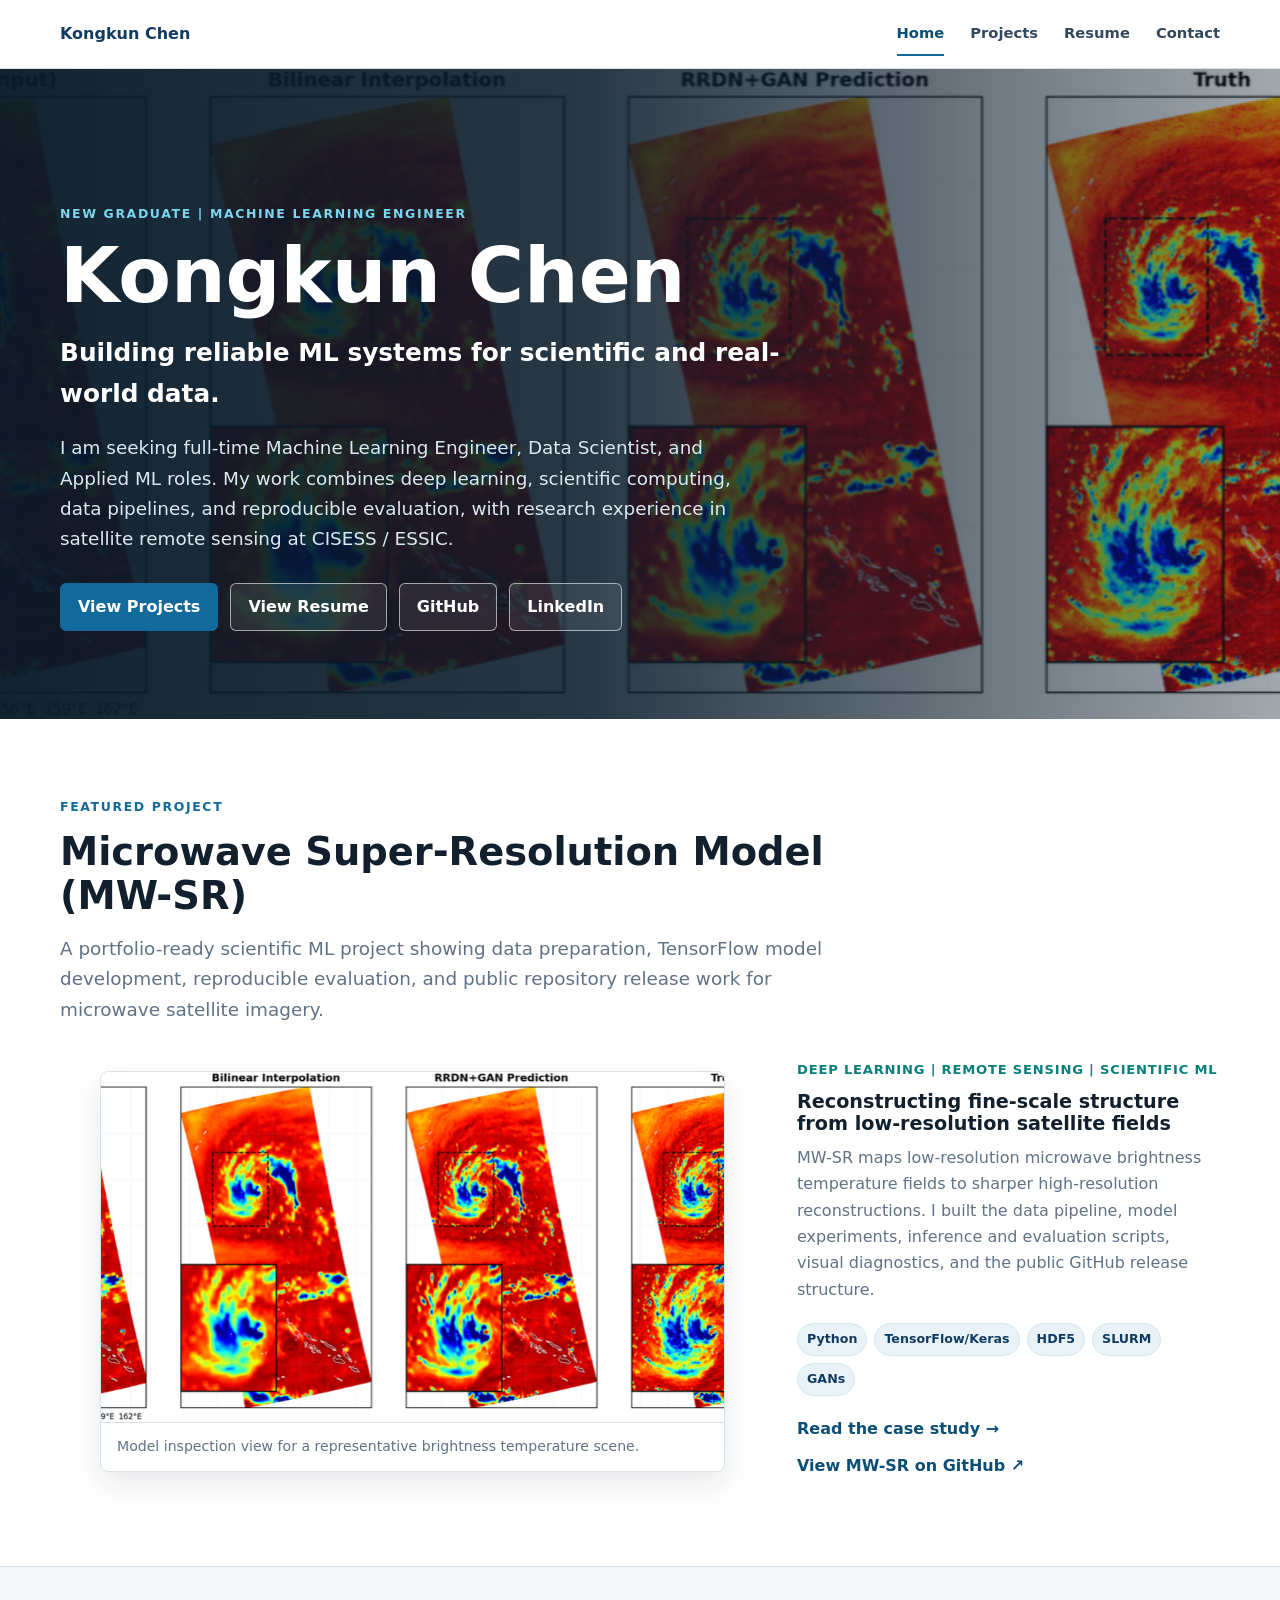
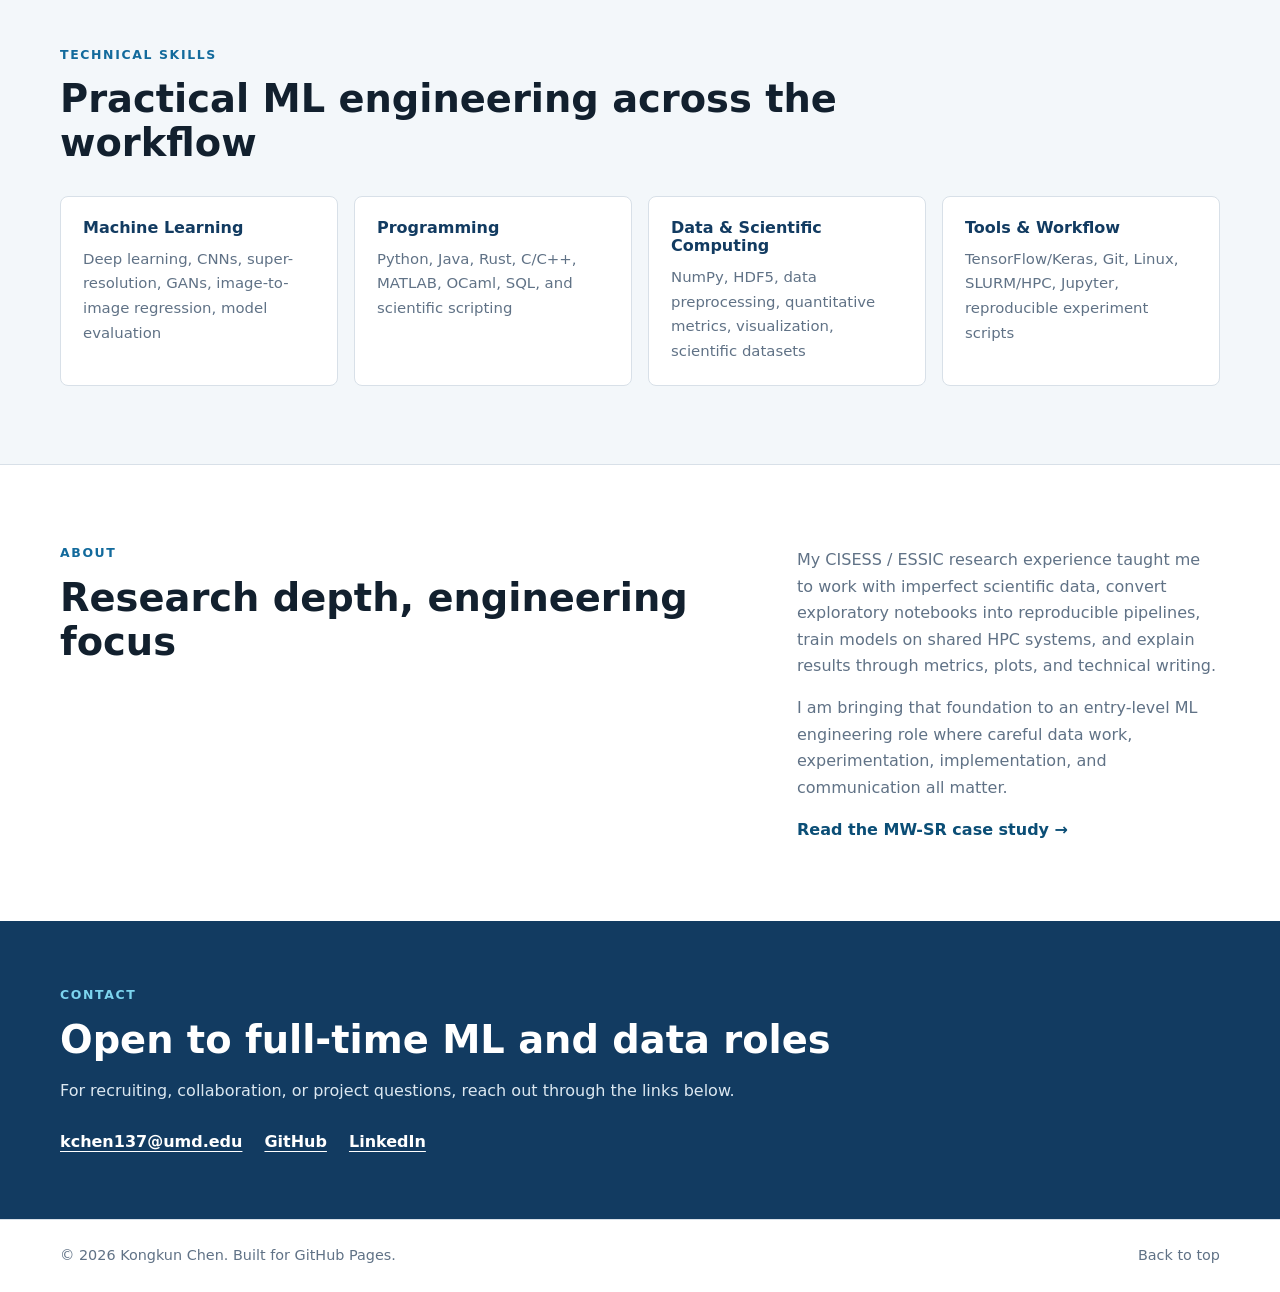
<file: index.html>
<!DOCTYPE html>
<html lang="en">
<head>
  <meta charset="UTF-8" />
  <meta name="viewport" content="width=device-width, initial-scale=1.0" />
  <meta name="description" content="Kongkun Chen is a new graduate seeking full-time machine learning engineering, data science, and applied ML roles." />
  <title>Kongkun Chen | Machine Learning Engineer</title>
  <link rel="stylesheet" href="assets/css/styles.css" />
</head>
<body>
  <a class="skip-link" href="#main-content">Skip to content</a>
  <header class="site-header">
    <nav class="nav container" aria-label="Primary navigation">
      <a class="logo" href="index.html">Kongkun Chen</a>
      <button class="nav-toggle" type="button" aria-label="Toggle navigation" aria-expanded="false">Menu</button>
      <ul class="nav-links">
        <li><a href="index.html" aria-current="page">Home</a></li>
        <li><a href="projects.html">Projects</a></li>
        <li><a href="resume.html">Resume</a></li>
        <li><a href="#contact">Contact</a></li>
      </ul>
    </nav>
  </header>

  <main id="main-content">
    <section class="hero" aria-labelledby="hero-title">
      <div class="hero-inner">
        <div class="hero-copy">
          <p class="eyebrow">New Graduate | Machine Learning Engineer</p>
          <h1 id="hero-title">Kongkun Chen</h1>
          <p class="role-line">Building reliable ML systems for scientific and real-world data.</p>
          <p class="lead">
            I am seeking full-time Machine Learning Engineer, Data Scientist, and Applied ML roles.
            My work combines deep learning, scientific computing, data pipelines, and reproducible
            evaluation, with research experience in satellite remote sensing at CISESS / ESSIC.
          </p>
          <div class="button-row">
            <a class="button primary" href="projects.html">View Projects</a>
            <a class="button secondary" href="resume.html">View Resume</a>
            <a class="button secondary" href="https://github.com/Kaitou0309">GitHub</a>
            <a class="button secondary" href="https://www.linkedin.com/in/kavi-chen/">LinkedIn</a>
          </div>
        </div>
      </div>
    </section>

    <section class="section container" aria-labelledby="featured-project-title">
      <div class="section-heading">
        <p class="eyebrow">Featured Project</p>
        <h2 id="featured-project-title">Microwave Super-Resolution Model (MW-SR)</h2>
        <p class="lead">
          A portfolio-ready scientific ML project showing data preparation, TensorFlow model development,
          reproducible evaluation, and public repository release work for microwave satellite imagery.
        </p>
      </div>

      <div class="feature-layout">
        <figure class="feature-media">
          <img src="assets/images/mw-sr/paired-hurricane-example.png" alt="Paired hurricane example comparing low-resolution input, bilinear interpolation, MW-SR-GAN prediction, and high-resolution truth" />
          <figcaption>Model inspection view for a representative brightness temperature scene.</figcaption>
        </figure>
        <div class="feature-copy">
          <div class="project-meta">Deep Learning | Remote Sensing | Scientific ML</div>
          <h3>Reconstructing fine-scale structure from low-resolution satellite fields</h3>
          <p>
            MW-SR maps low-resolution microwave brightness temperature fields to sharper high-resolution
            reconstructions. I built the data pipeline, model experiments, inference and evaluation scripts,
            visual diagnostics, and the public GitHub release structure.
          </p>
          <div class="tag-row">
            <span>Python</span><span>TensorFlow/Keras</span><span>HDF5</span><span>SLURM</span><span>GANs</span>
          </div>
          <div class="project-card-links">
            <a class="text-link" href="projects/mw-sr.html">Read the case study &rarr;</a>
            <a class="text-link" href="https://github.com/Kaitou0309/MW-SR" target="_blank" rel="noopener noreferrer">View MW-SR on GitHub &nearr;</a>
          </div>
        </div>
      </div>
    </section>

    <section class="section soft" aria-labelledby="skills-title">
      <div class="container">
        <div class="section-heading">
          <p class="eyebrow">Technical Skills</p>
          <h2 id="skills-title">Practical ML engineering across the workflow</h2>
        </div>
        <div class="skills-grid">
          <article class="skill-group">
            <h3>Machine Learning</h3>
            <p>Deep learning, CNNs, super-resolution, GANs, image-to-image regression, model evaluation</p>
          </article>
          <article class="skill-group">
            <h3>Programming</h3>
            <p>Python, Java, Rust, C/C++, MATLAB, OCaml, SQL, and scientific scripting</p>
          </article>
          <article class="skill-group">
            <h3>Data &amp; Scientific Computing</h3>
            <p>NumPy, HDF5, data preprocessing, quantitative metrics, visualization, scientific datasets</p>
          </article>
          <article class="skill-group">
            <h3>Tools &amp; Workflow</h3>
            <p>TensorFlow/Keras, Git, Linux, SLURM/HPC, Jupyter, reproducible experiment scripts</p>
          </article>
        </div>
      </div>
    </section>

    <section class="section container" aria-labelledby="about-title">
      <div class="feature-layout">
        <div>
          <p class="eyebrow">About</p>
          <h2 id="about-title">Research depth, engineering focus</h2>
        </div>
        <div class="feature-copy">
          <p>
            My CISESS / ESSIC research experience taught me to work with imperfect scientific data,
            convert exploratory notebooks into reproducible pipelines, train models on shared HPC
            systems, and explain results through metrics, plots, and technical writing.
          </p>
          <p>
            I am bringing that foundation to an entry-level ML engineering role where careful data
            work, experimentation, implementation, and communication all matter.
          </p>
          <a class="text-link" href="projects/mw-sr.html">Read the MW-SR case study &rarr;</a>
        </div>
      </div>
    </section>

    <section class="contact-band" id="contact" aria-labelledby="contact-title">
      <div class="container">
        <p class="eyebrow">Contact</p>
        <h2 id="contact-title">Open to full-time ML and data roles</h2>
        <p>For recruiting, collaboration, or project questions, reach out through the links below.</p>
        <div class="contact-links">
          <a href="mailto:kchen137@umd.edu">kchen137@umd.edu</a>
          <a href="https://github.com/Kaitou0309">GitHub</a>
          <a href="https://www.linkedin.com/in/kavi-chen/">LinkedIn</a>
        </div>
      </div>
    </section>
  </main>

  <footer class="site-footer">
    <div class="container footer-inner">
      <p>&copy; <span id="year"></span> Kongkun Chen. Built for GitHub Pages.</p>
      <a href="#main-content">Back to top</a>
    </div>
  </footer>
  <script src="assets/js/main.js"></script>
</body>
</html>
</file>
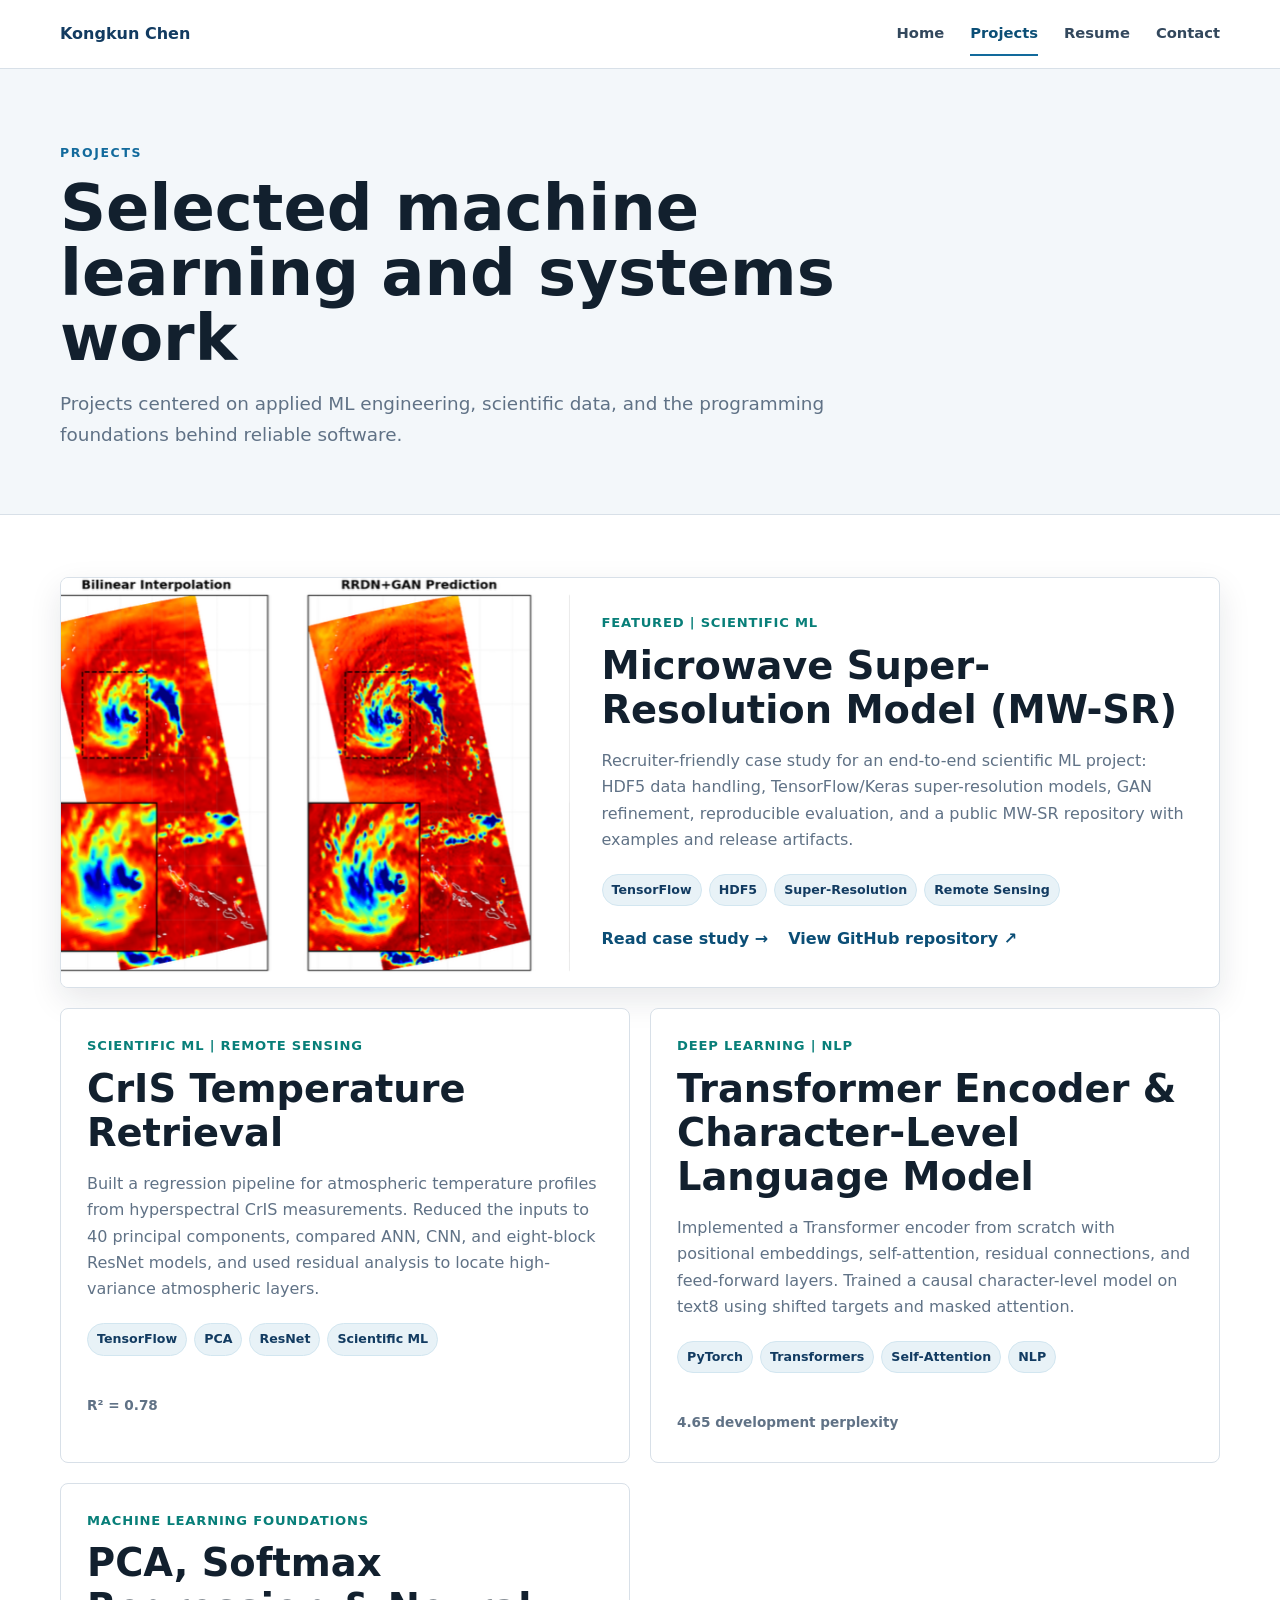
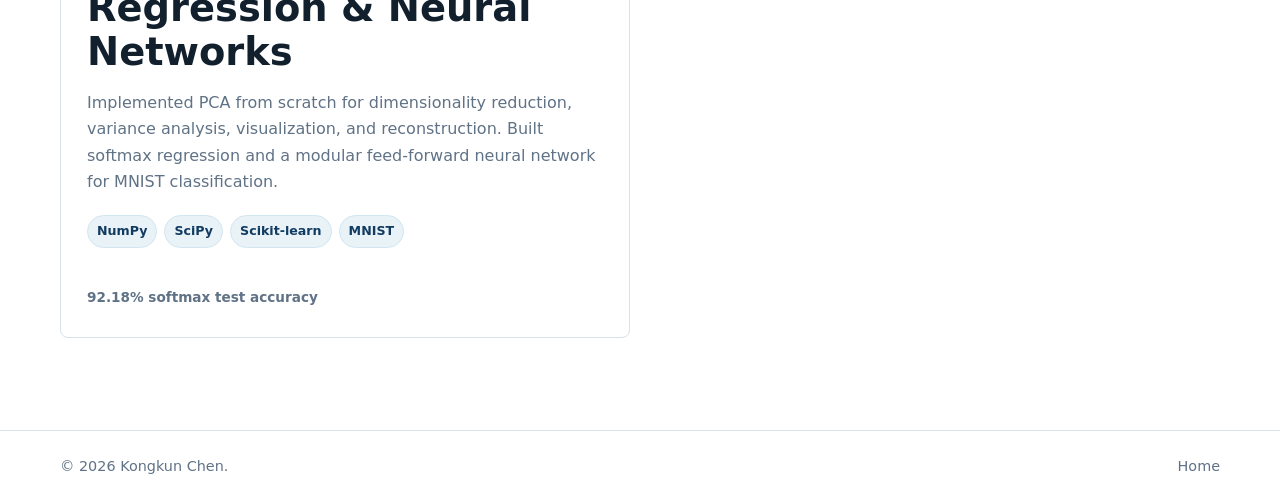
<file: projects.html>
<!DOCTYPE html>
<html lang="en">
<head>
  <meta charset="UTF-8" />
  <meta name="viewport" content="width=device-width, initial-scale=1.0" />
  <meta name="description" content="Machine learning, data science, and programming projects by Kongkun Chen." />
  <title>Projects | Kongkun Chen</title>
  <link rel="stylesheet" href="assets/css/styles.css" />
</head>
<body>
  <a class="skip-link" href="#main-content">Skip to content</a>
  <header class="site-header">
    <nav class="nav container" aria-label="Primary navigation">
      <a class="logo" href="index.html">Kongkun Chen</a>
      <button class="nav-toggle" type="button" aria-label="Toggle navigation" aria-expanded="false">Menu</button>
      <ul class="nav-links">
        <li><a href="index.html">Home</a></li>
        <li><a href="projects.html" aria-current="page">Projects</a></li>
        <li><a href="resume.html">Resume</a></li>
        <li><a href="index.html#contact">Contact</a></li>
      </ul>
    </nav>
  </header>

  <main id="main-content">
    <header class="page-header">
      <div class="container">
        <p class="eyebrow">Projects</p>
        <h1>Selected machine learning and systems work</h1>
        <p class="lead">Projects centered on applied ML engineering, scientific data, and the programming foundations behind reliable software.</p>
      </div>
    </header>

    <section class="page-content container">
      <div class="project-list">
        <article class="project-card featured">
          <img src="assets/images/mw-sr/paired-hurricane-example.png" alt="Paired hurricane example comparing low-resolution input, MW-SR-GAN prediction, and high-resolution truth" />
          <div class="card-body">
            <div class="project-meta">Featured | Scientific ML</div>
            <h2>Microwave Super-Resolution Model (MW-SR)</h2>
            <p>
              Recruiter-friendly case study for an end-to-end scientific ML project: HDF5 data handling,
              TensorFlow/Keras super-resolution models, GAN refinement, reproducible evaluation, and a
              public MW-SR repository with examples and release artifacts.
            </p>
            <div class="tag-row"><span>TensorFlow</span><span>HDF5</span><span>Super-Resolution</span><span>Remote Sensing</span></div>
            <div class="project-card-links">
              <a class="text-link" href="projects/mw-sr.html">Read case study &rarr;</a>
              <a class="text-link" href="https://github.com/Kaitou0309/MW-SR" target="_blank" rel="noopener noreferrer">View GitHub repository &nearr;</a>
            </div>
          </div>
        </article>

        <article class="project-card">
          <div class="project-meta">Scientific ML | Remote Sensing</div>
          <h2>CrIS Temperature Retrieval</h2>
          <p>
            Built a regression pipeline for atmospheric temperature profiles from hyperspectral CrIS
            measurements. Reduced the inputs to 40 principal components, compared ANN, CNN, and
            eight-block ResNet models, and used residual analysis to locate high-variance atmospheric layers.
          </p>
          <div class="tag-row"><span>TensorFlow</span><span>PCA</span><span>ResNet</span><span>Scientific ML</span></div>
          <span class="status">R² = 0.78</span>
        </article>

        <article class="project-card">
          <div class="project-meta">Deep Learning | NLP</div>
          <h2>Transformer Encoder &amp; Character-Level Language Model</h2>
          <p>
            Implemented a Transformer encoder from scratch with positional embeddings, self-attention,
            residual connections, and feed-forward layers. Trained a causal character-level model on
            text8 using shifted targets and masked attention.
          </p>
          <div class="tag-row"><span>PyTorch</span><span>Transformers</span><span>Self-Attention</span><span>NLP</span></div>
          <span class="status">4.65 development perplexity</span>
        </article>

        <article class="project-card">
          <div class="project-meta">Machine Learning Foundations</div>
          <h2>PCA, Softmax Regression &amp; Neural Networks</h2>
          <p>
            Implemented PCA from scratch for dimensionality reduction, variance analysis, visualization,
            and reconstruction. Built softmax regression and a modular feed-forward neural network for
            MNIST classification.
          </p>
          <div class="tag-row"><span>NumPy</span><span>SciPy</span><span>Scikit-learn</span><span>MNIST</span></div>
          <span class="status">92.18% softmax test accuracy</span>
        </article>
      </div>
    </section>
  </main>

  <footer class="site-footer">
    <div class="container footer-inner">
      <p>&copy; <span id="year"></span> Kongkun Chen.</p>
      <a href="index.html">Home</a>
    </div>
  </footer>
  <script src="assets/js/main.js"></script>
</body>
</html>
</file>
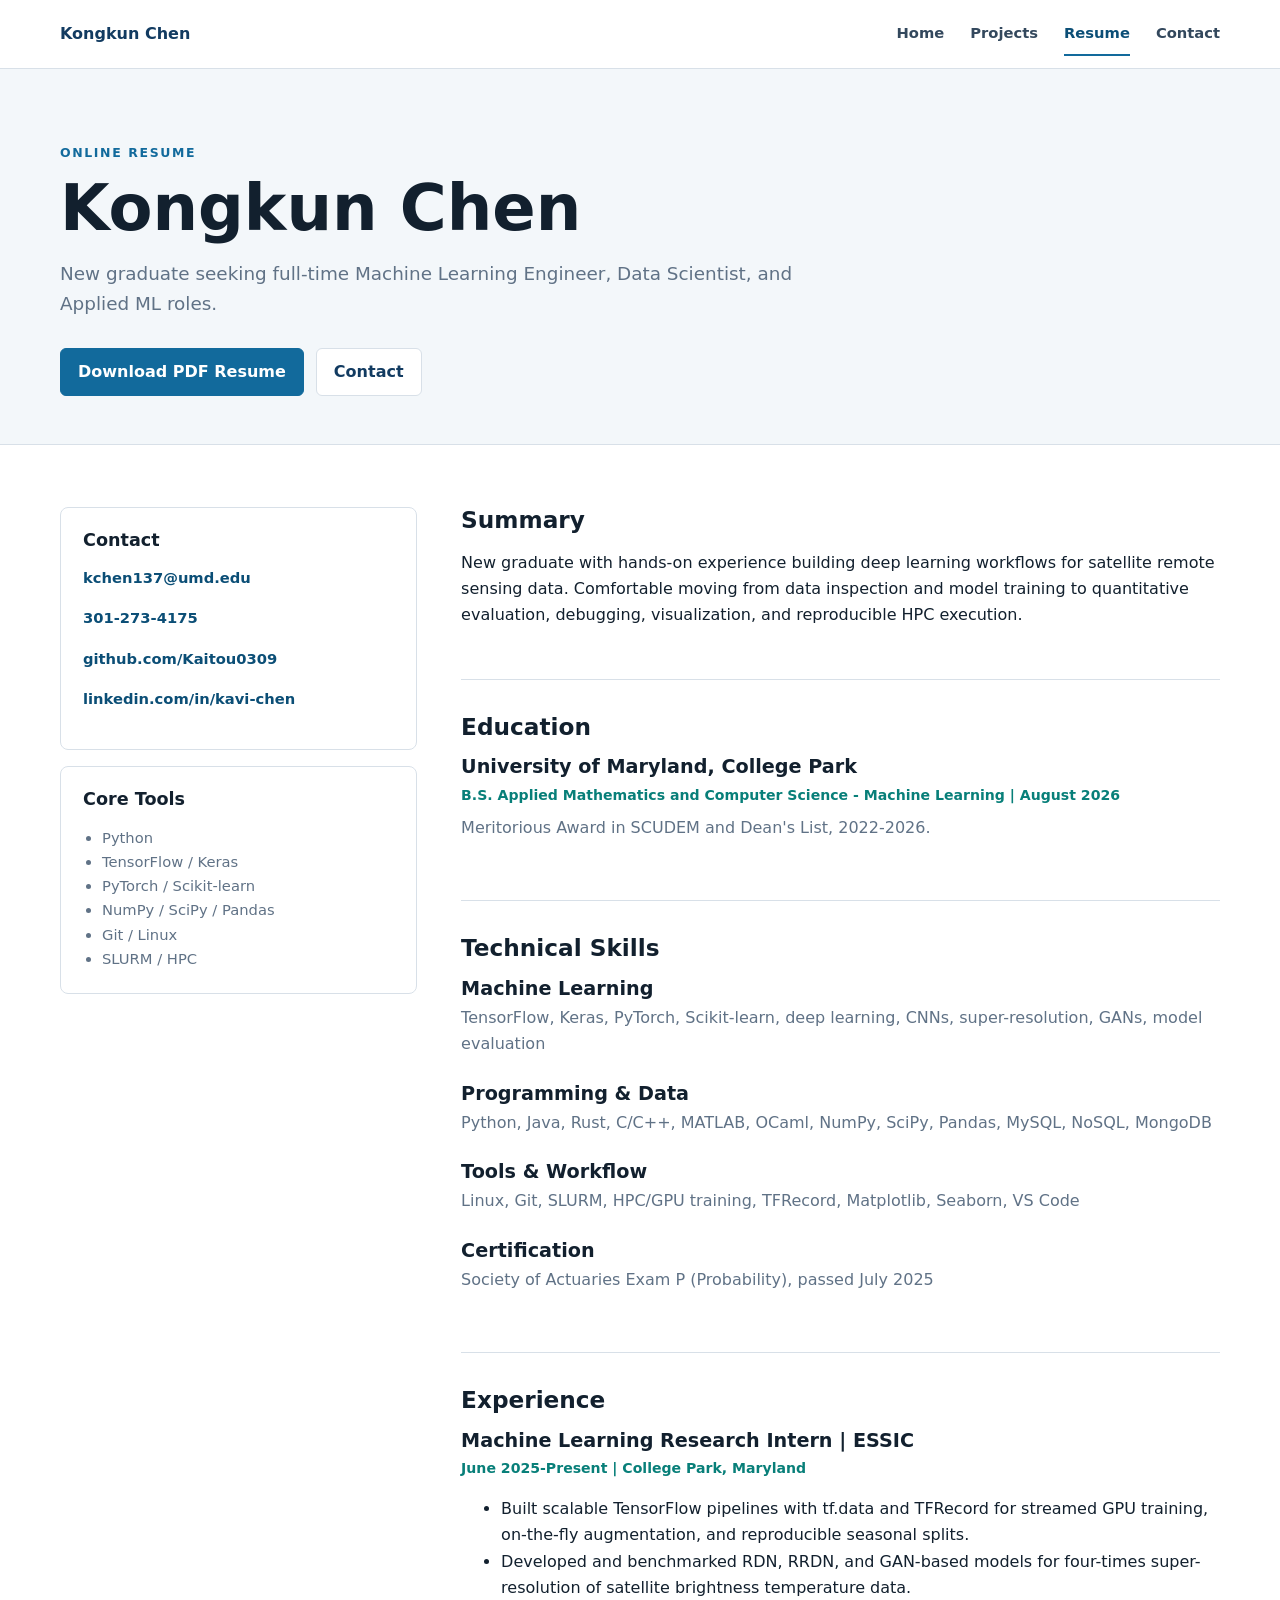
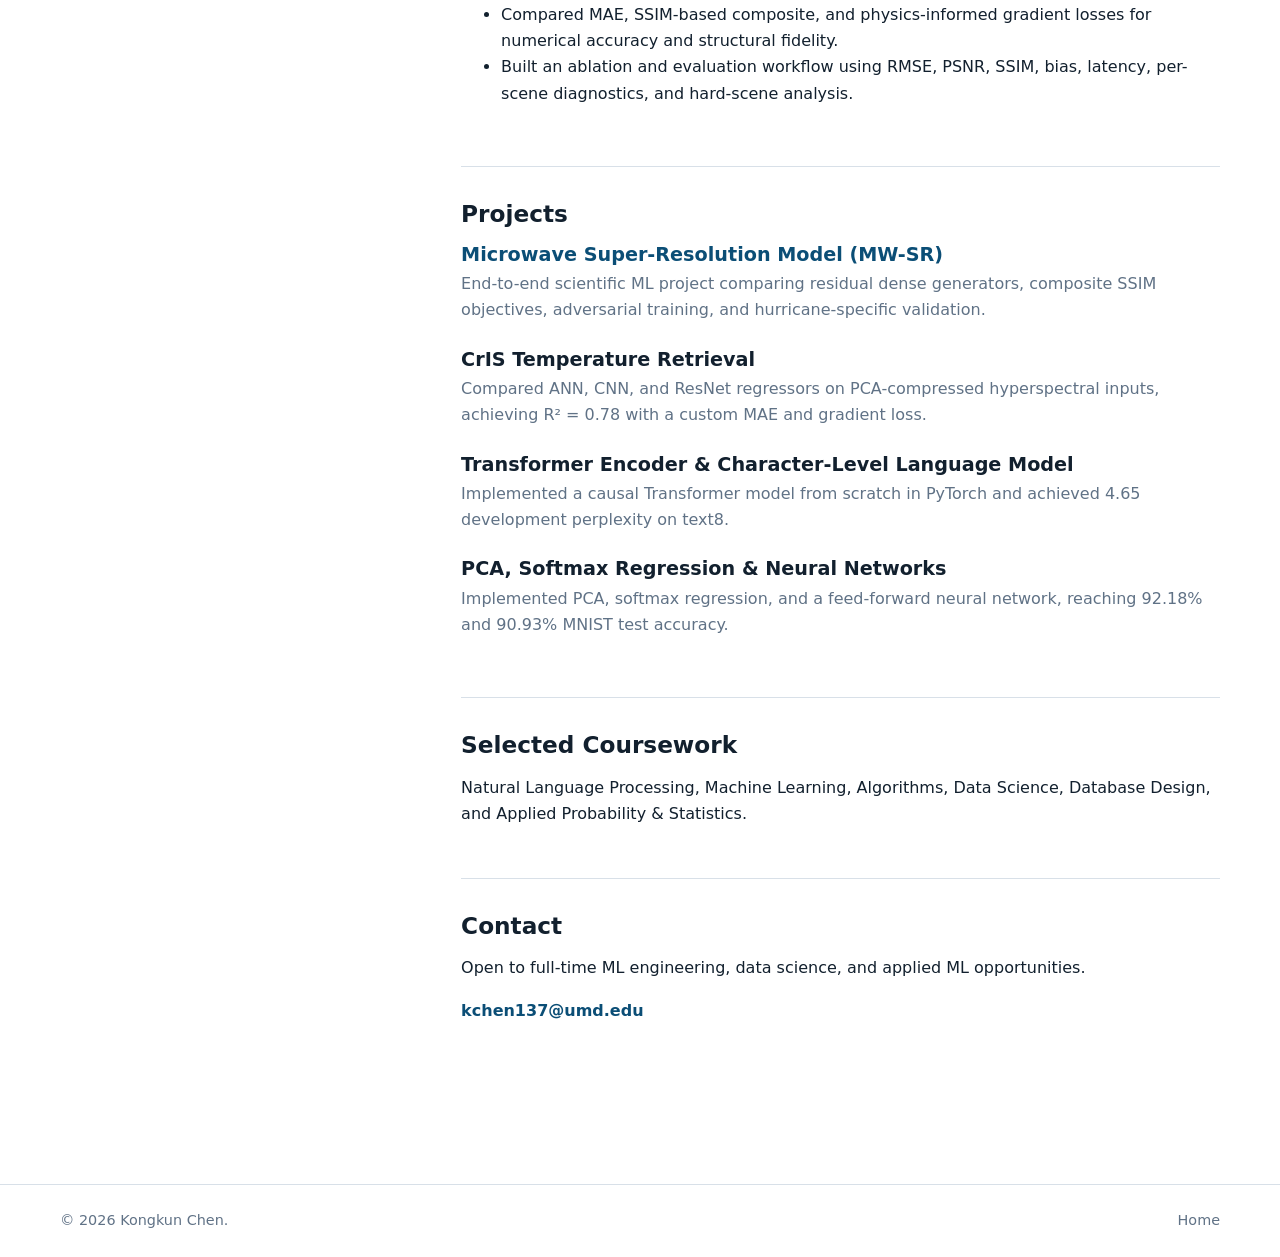
<file: resume.html>
<!DOCTYPE html>
<html lang="en">
<head>
  <meta charset="UTF-8" />
  <meta name="viewport" content="width=device-width, initial-scale=1.0" />
  <meta name="description" content="Online resume for Kongkun Chen, a new graduate seeking machine learning engineering and data science roles." />
  <title>Resume | Kongkun Chen</title>
  <link rel="stylesheet" href="assets/css/styles.css" />
</head>
<body>
  <a class="skip-link" href="#main-content">Skip to content</a>
  <header class="site-header">
    <nav class="nav container" aria-label="Primary navigation">
      <a class="logo" href="index.html">Kongkun Chen</a>
      <button class="nav-toggle" type="button" aria-label="Toggle navigation" aria-expanded="false">Menu</button>
      <ul class="nav-links">
        <li><a href="index.html">Home</a></li>
        <li><a href="projects.html">Projects</a></li>
        <li><a href="resume.html" aria-current="page">Resume</a></li>
        <li><a href="index.html#contact">Contact</a></li>
      </ul>
    </nav>
  </header>

  <main id="main-content">
    <header class="page-header">
      <div class="container">
        <p class="eyebrow">Online Resume</p>
        <h1>Kongkun Chen</h1>
        <p class="lead">New graduate seeking full-time Machine Learning Engineer, Data Scientist, and Applied ML roles.</p>
        <div class="button-row">
          <a class="button primary" href="assets/files/kongkun-chen-resume.pdf">Download PDF Resume</a>
          <a class="button secondary" href="mailto:kchen137@umd.edu">Contact</a>
        </div>
      </div>
    </header>

    <section class="page-content container">
      <div class="resume-layout">
        <aside class="resume-sidebar">
          <section class="resume-panel">
            <h2>Contact</h2>
            <p><a class="text-link" href="mailto:kchen137@umd.edu">kchen137@umd.edu</a></p>
            <p><a class="text-link" href="tel:+13012734175">301-273-4175</a></p>
            <p><a class="text-link" href="https://github.com/Kaitou0309">github.com/Kaitou0309</a></p>
            <p><a class="text-link" href="https://www.linkedin.com/in/kavi-chen/">linkedin.com/in/kavi-chen</a></p>
          </section>
          <section class="resume-panel">
            <h2>Core Tools</h2>
            <ul class="plain-list">
              <li>Python</li>
              <li>TensorFlow / Keras</li>
              <li>PyTorch / Scikit-learn</li>
              <li>NumPy / SciPy / Pandas</li>
              <li>Git / Linux</li>
              <li>SLURM / HPC</li>
            </ul>
          </section>
        </aside>

        <div>
          <section class="resume-section">
            <h2>Summary</h2>
            <p>
              New graduate with hands-on experience building deep learning workflows for satellite
              remote sensing data. Comfortable moving from data inspection and model training to
              quantitative evaluation, debugging, visualization, and reproducible HPC execution.
            </p>
          </section>

          <section class="resume-section">
            <h2>Education</h2>
            <article class="resume-item">
              <h3>University of Maryland, College Park</h3>
              <div class="resume-meta">B.S. Applied Mathematics and Computer Science - Machine Learning | August 2026</div>
              <p>Meritorious Award in SCUDEM and Dean's List, 2022-2026.</p>
            </article>
          </section>

          <section class="resume-section">
            <h2>Technical Skills</h2>
            <article class="resume-item">
              <h3>Machine Learning</h3>
              <p>TensorFlow, Keras, PyTorch, Scikit-learn, deep learning, CNNs, super-resolution, GANs, model evaluation</p>
            </article>
            <article class="resume-item">
              <h3>Programming &amp; Data</h3>
              <p>Python, Java, Rust, C/C++, MATLAB, OCaml, NumPy, SciPy, Pandas, MySQL, NoSQL, MongoDB</p>
            </article>
            <article class="resume-item">
              <h3>Tools &amp; Workflow</h3>
              <p>Linux, Git, SLURM, HPC/GPU training, TFRecord, Matplotlib, Seaborn, VS Code</p>
            </article>
            <article class="resume-item">
              <h3>Certification</h3>
              <p>Society of Actuaries Exam P (Probability), passed July 2025</p>
            </article>
          </section>

          <section class="resume-section">
            <h2>Experience</h2>
            <article class="resume-item">
              <h3>Machine Learning Research Intern | ESSIC</h3>
              <div class="resume-meta">June 2025-Present | College Park, Maryland</div>
              <ul>
                <li>Built scalable TensorFlow pipelines with tf.data and TFRecord for streamed GPU training, on-the-fly augmentation, and reproducible seasonal splits.</li>
                <li>Developed and benchmarked RDN, RRDN, and GAN-based models for four-times super-resolution of satellite brightness temperature data.</li>
                <li>Compared MAE, SSIM-based composite, and physics-informed gradient losses for numerical accuracy and structural fidelity.</li>
                <li>Built an ablation and evaluation workflow using RMSE, PSNR, SSIM, bias, latency, per-scene diagnostics, and hard-scene analysis.</li>
              </ul>
            </article>
          </section>

          <section class="resume-section">
            <h2>Projects</h2>
            <article class="resume-item">
              <h3><a class="text-link" href="projects/mw-sr.html">Microwave Super-Resolution Model (MW-SR)</a></h3>
              <p>End-to-end scientific ML project comparing residual dense generators, composite SSIM objectives, adversarial training, and hurricane-specific validation.</p>
            </article>
            <article class="resume-item">
              <h3>CrIS Temperature Retrieval</h3>
              <p>Compared ANN, CNN, and ResNet regressors on PCA-compressed hyperspectral inputs, achieving R² = 0.78 with a custom MAE and gradient loss.</p>
            </article>
            <article class="resume-item">
              <h3>Transformer Encoder &amp; Character-Level Language Model</h3>
              <p>Implemented a causal Transformer model from scratch in PyTorch and achieved 4.65 development perplexity on text8.</p>
            </article>
            <article class="resume-item">
              <h3>PCA, Softmax Regression &amp; Neural Networks</h3>
              <p>Implemented PCA, softmax regression, and a feed-forward neural network, reaching 92.18% and 90.93% MNIST test accuracy.</p>
            </article>
          </section>

          <section class="resume-section">
            <h2>Selected Coursework</h2>
            <p>Natural Language Processing, Machine Learning, Algorithms, Data Science, Database Design, and Applied Probability &amp; Statistics.</p>
          </section>

          <section class="resume-section">
            <h2>Contact</h2>
            <p>Open to full-time ML engineering, data science, and applied ML opportunities.</p>
            <a class="text-link" href="mailto:kchen137@umd.edu">kchen137@umd.edu</a>
          </section>
        </div>
      </div>
    </section>
  </main>

  <footer class="site-footer">
    <div class="container footer-inner">
      <p>&copy; <span id="year"></span> Kongkun Chen.</p>
      <a href="index.html">Home</a>
    </div>
  </footer>
  <script src="assets/js/main.js"></script>
</body>
</html>
</file>
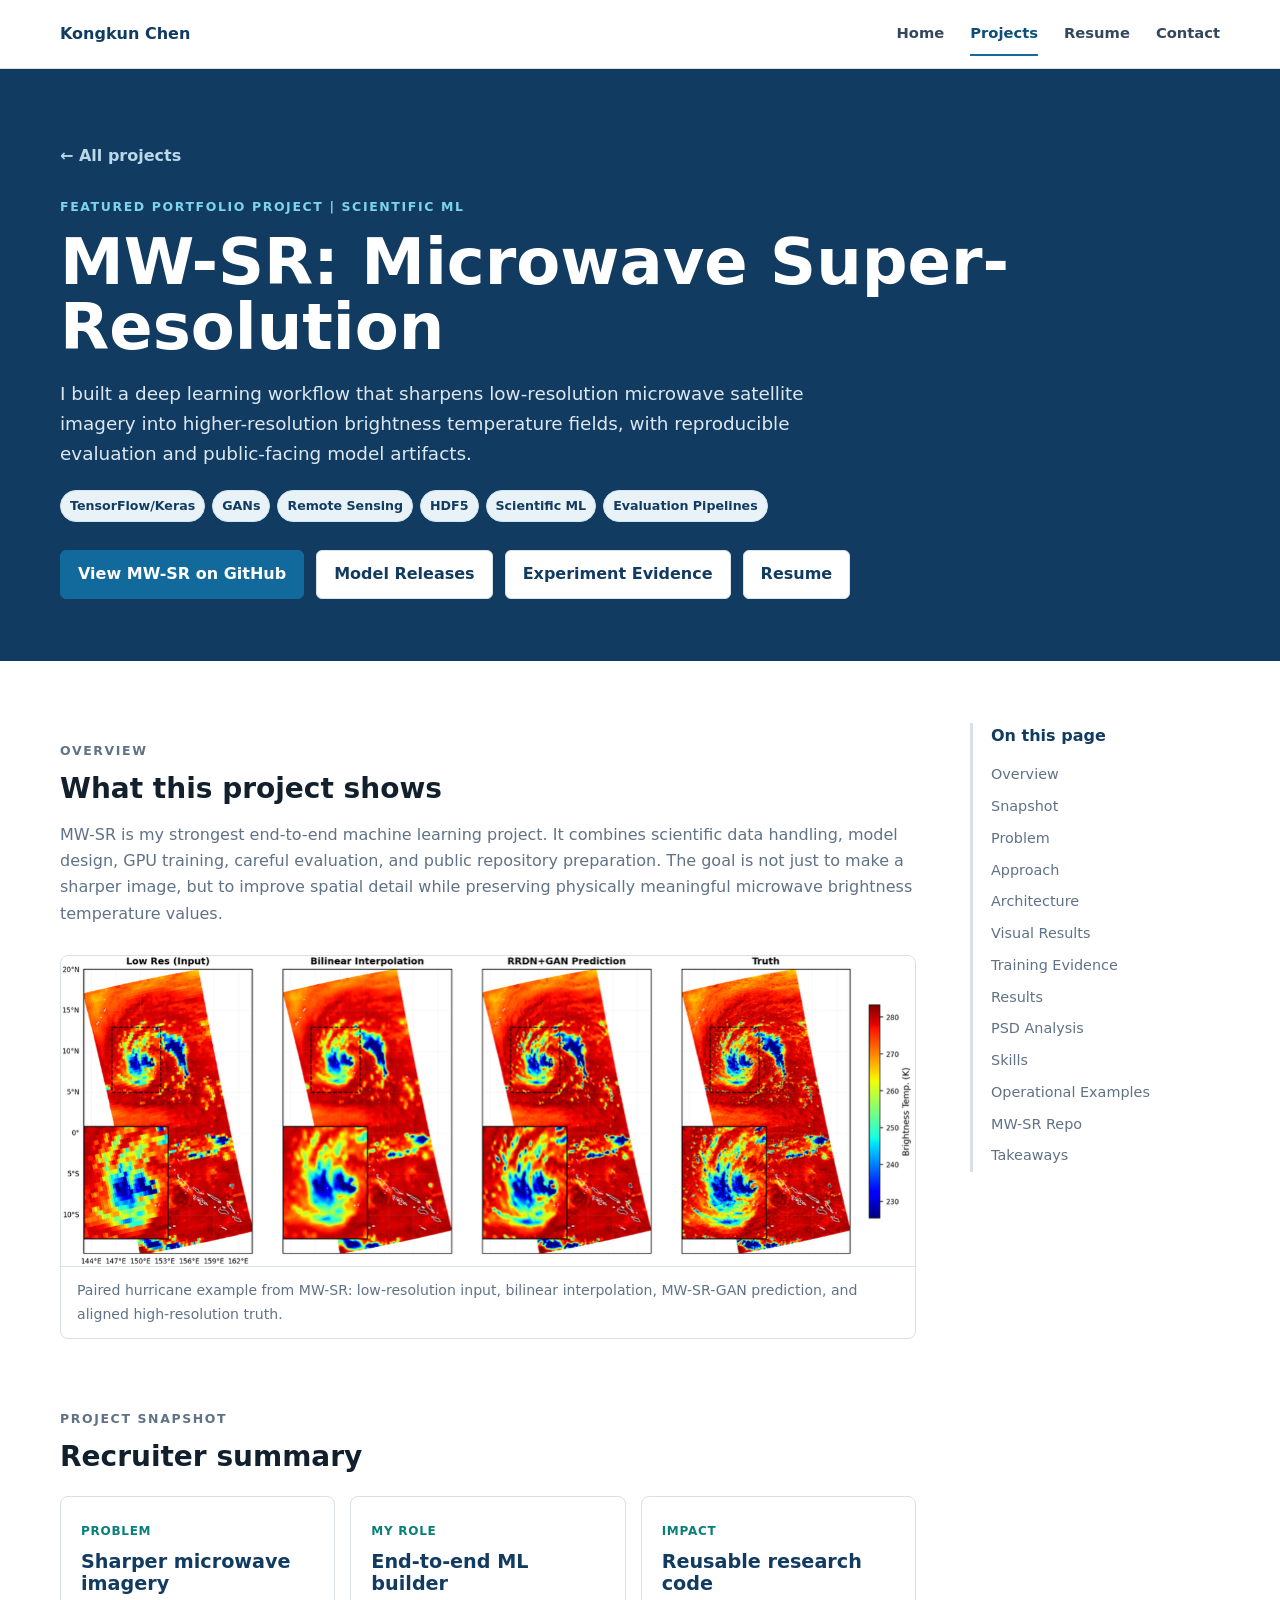
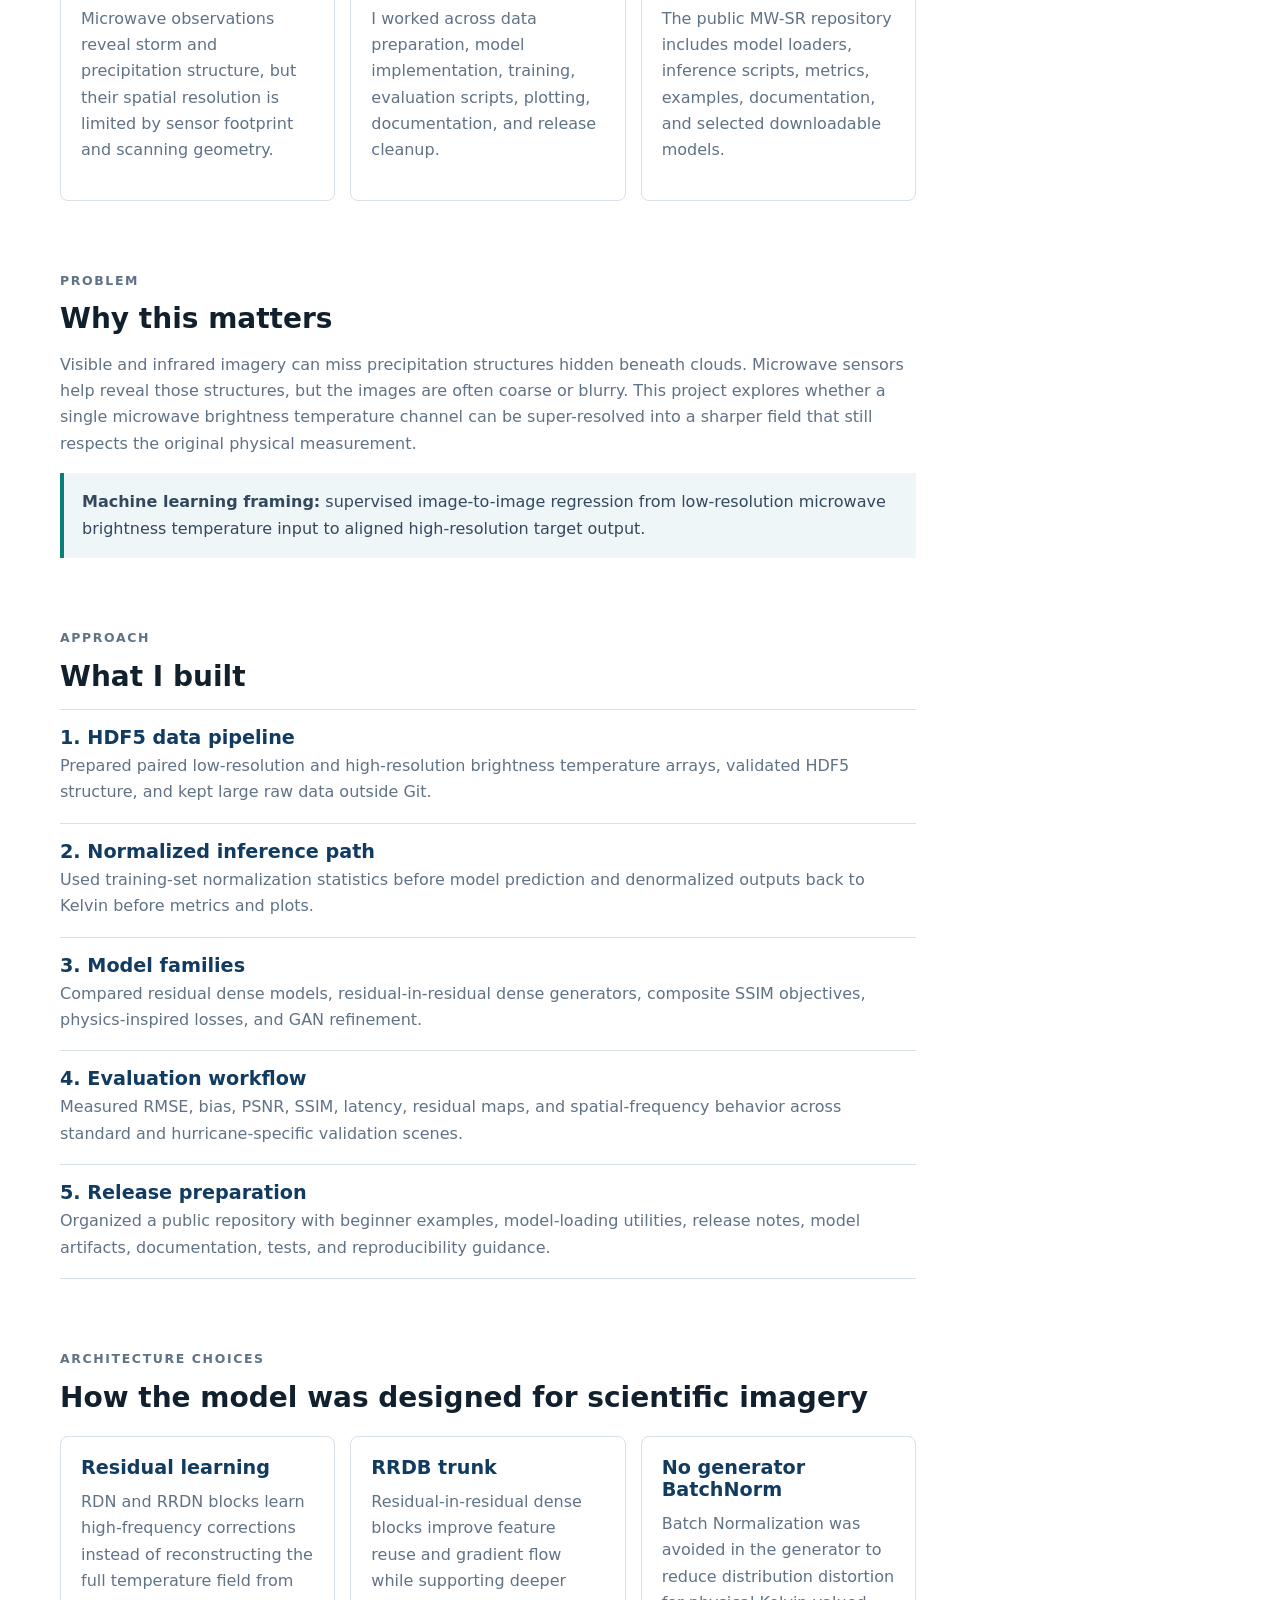
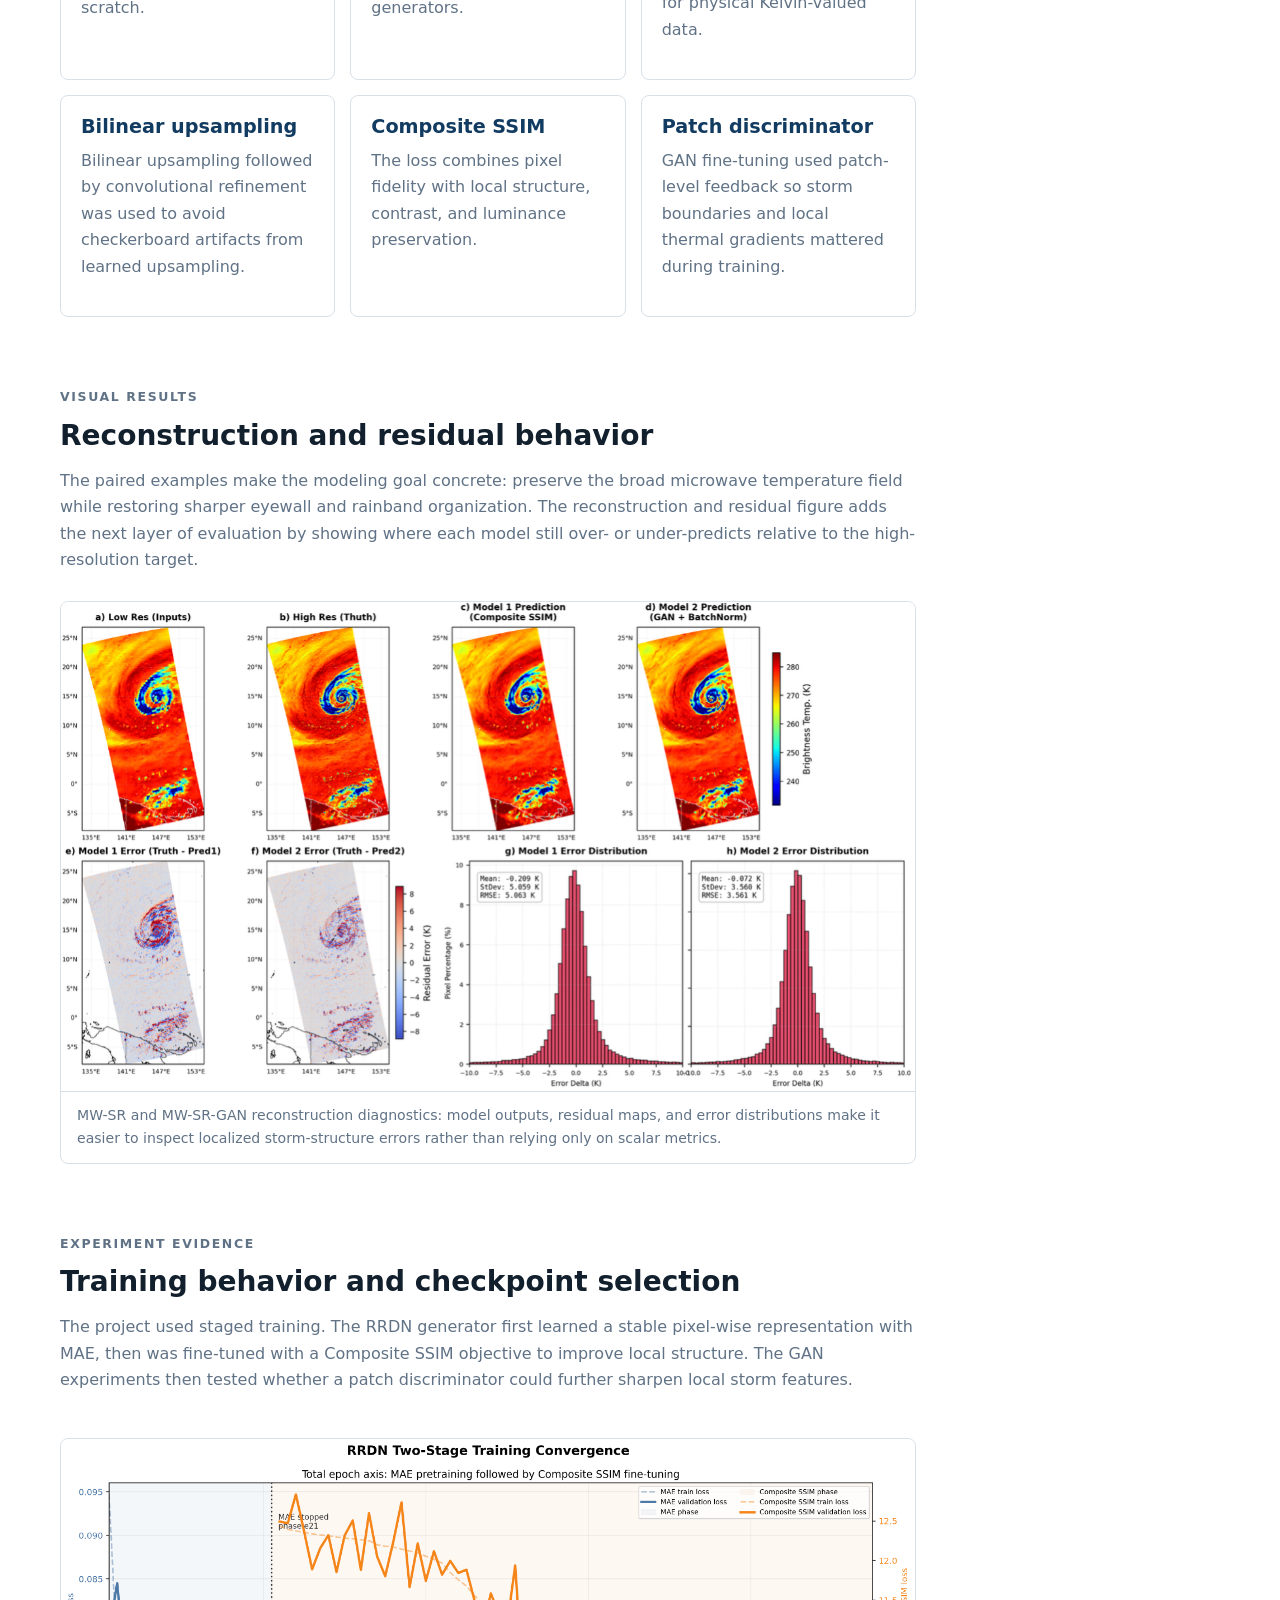
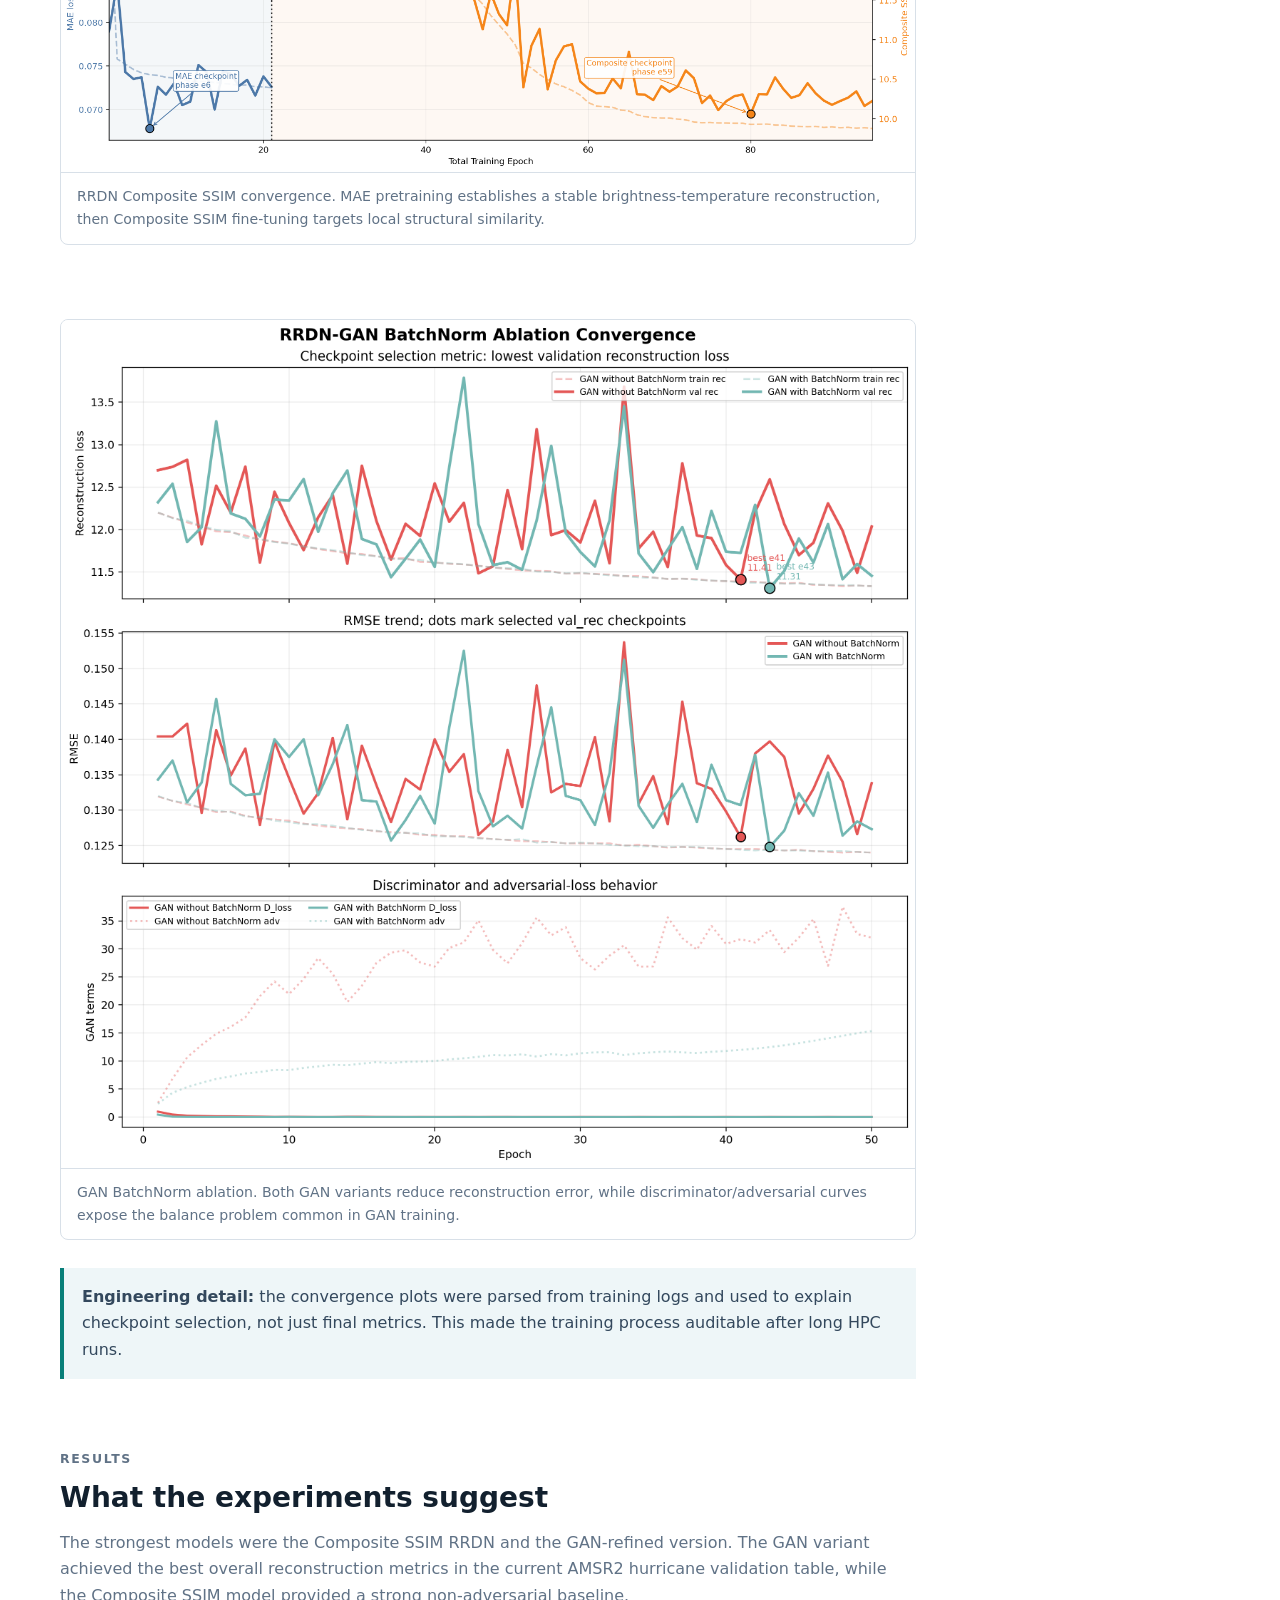
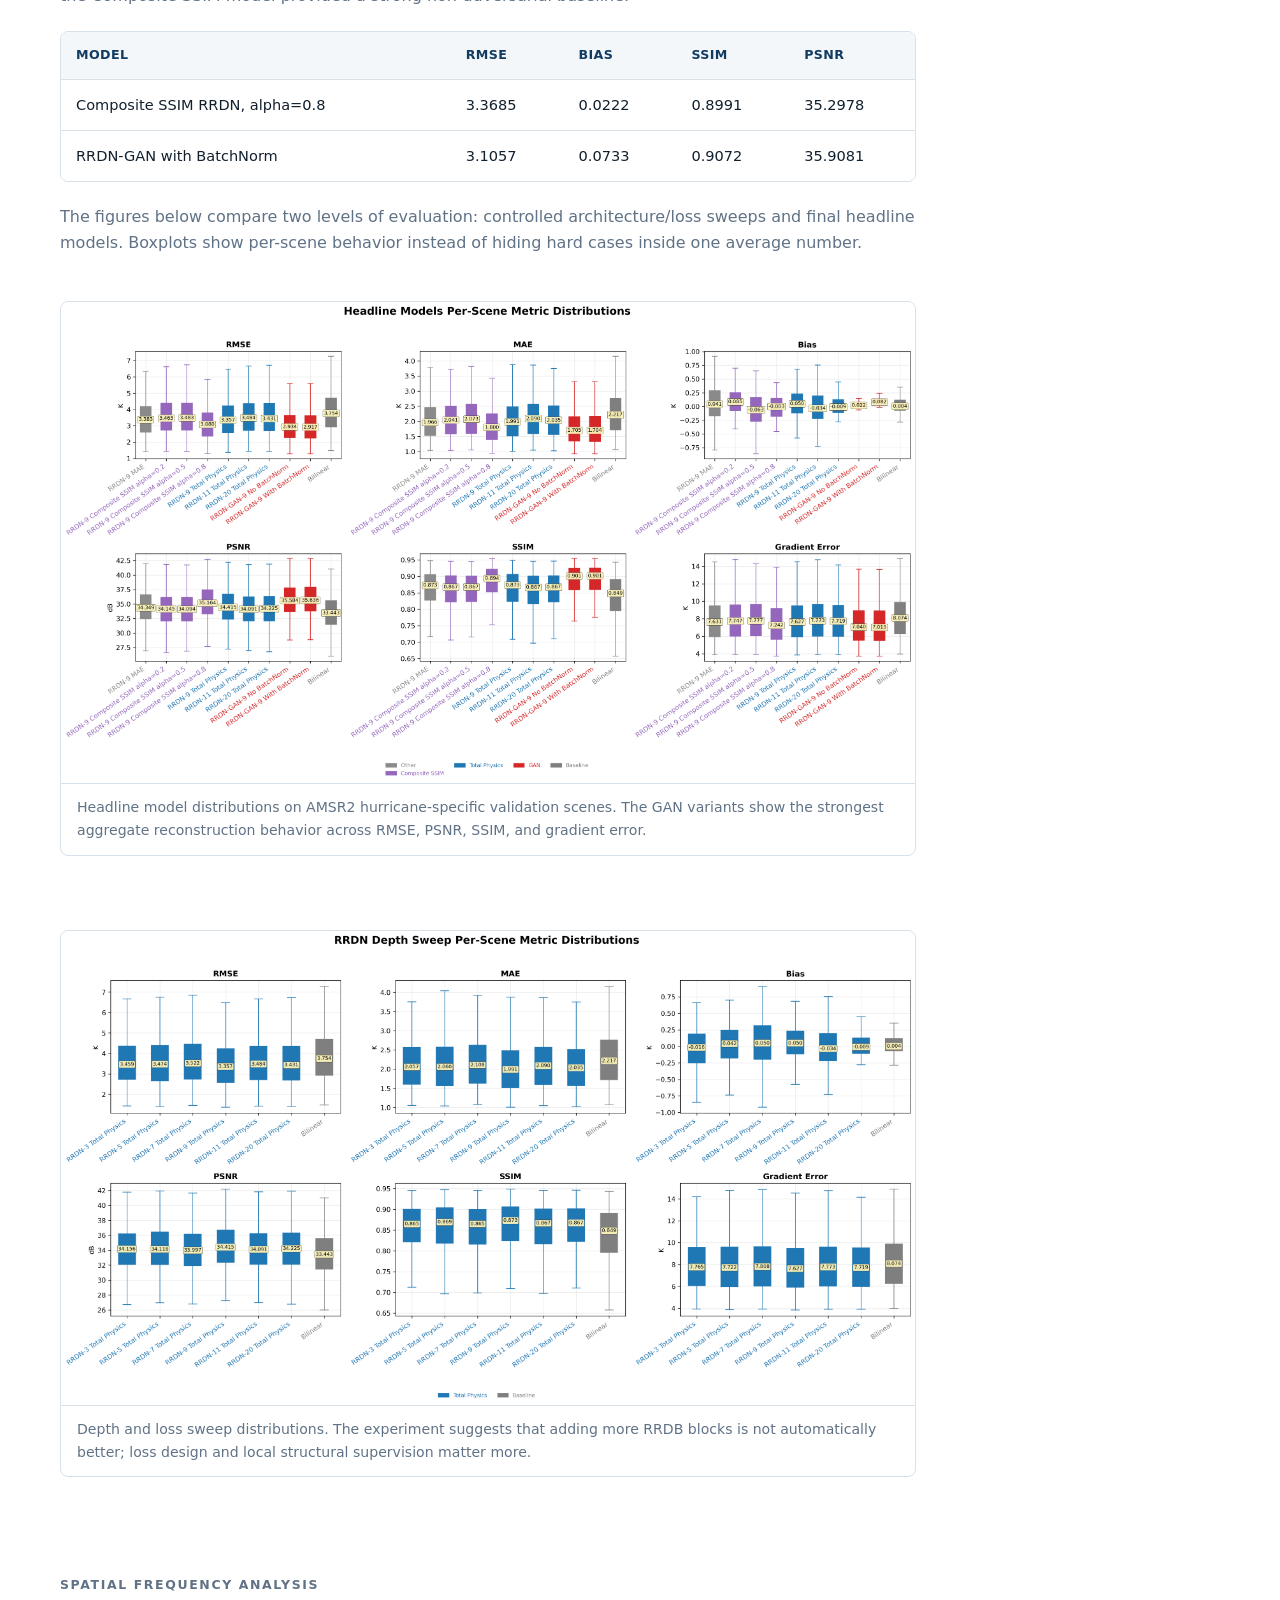
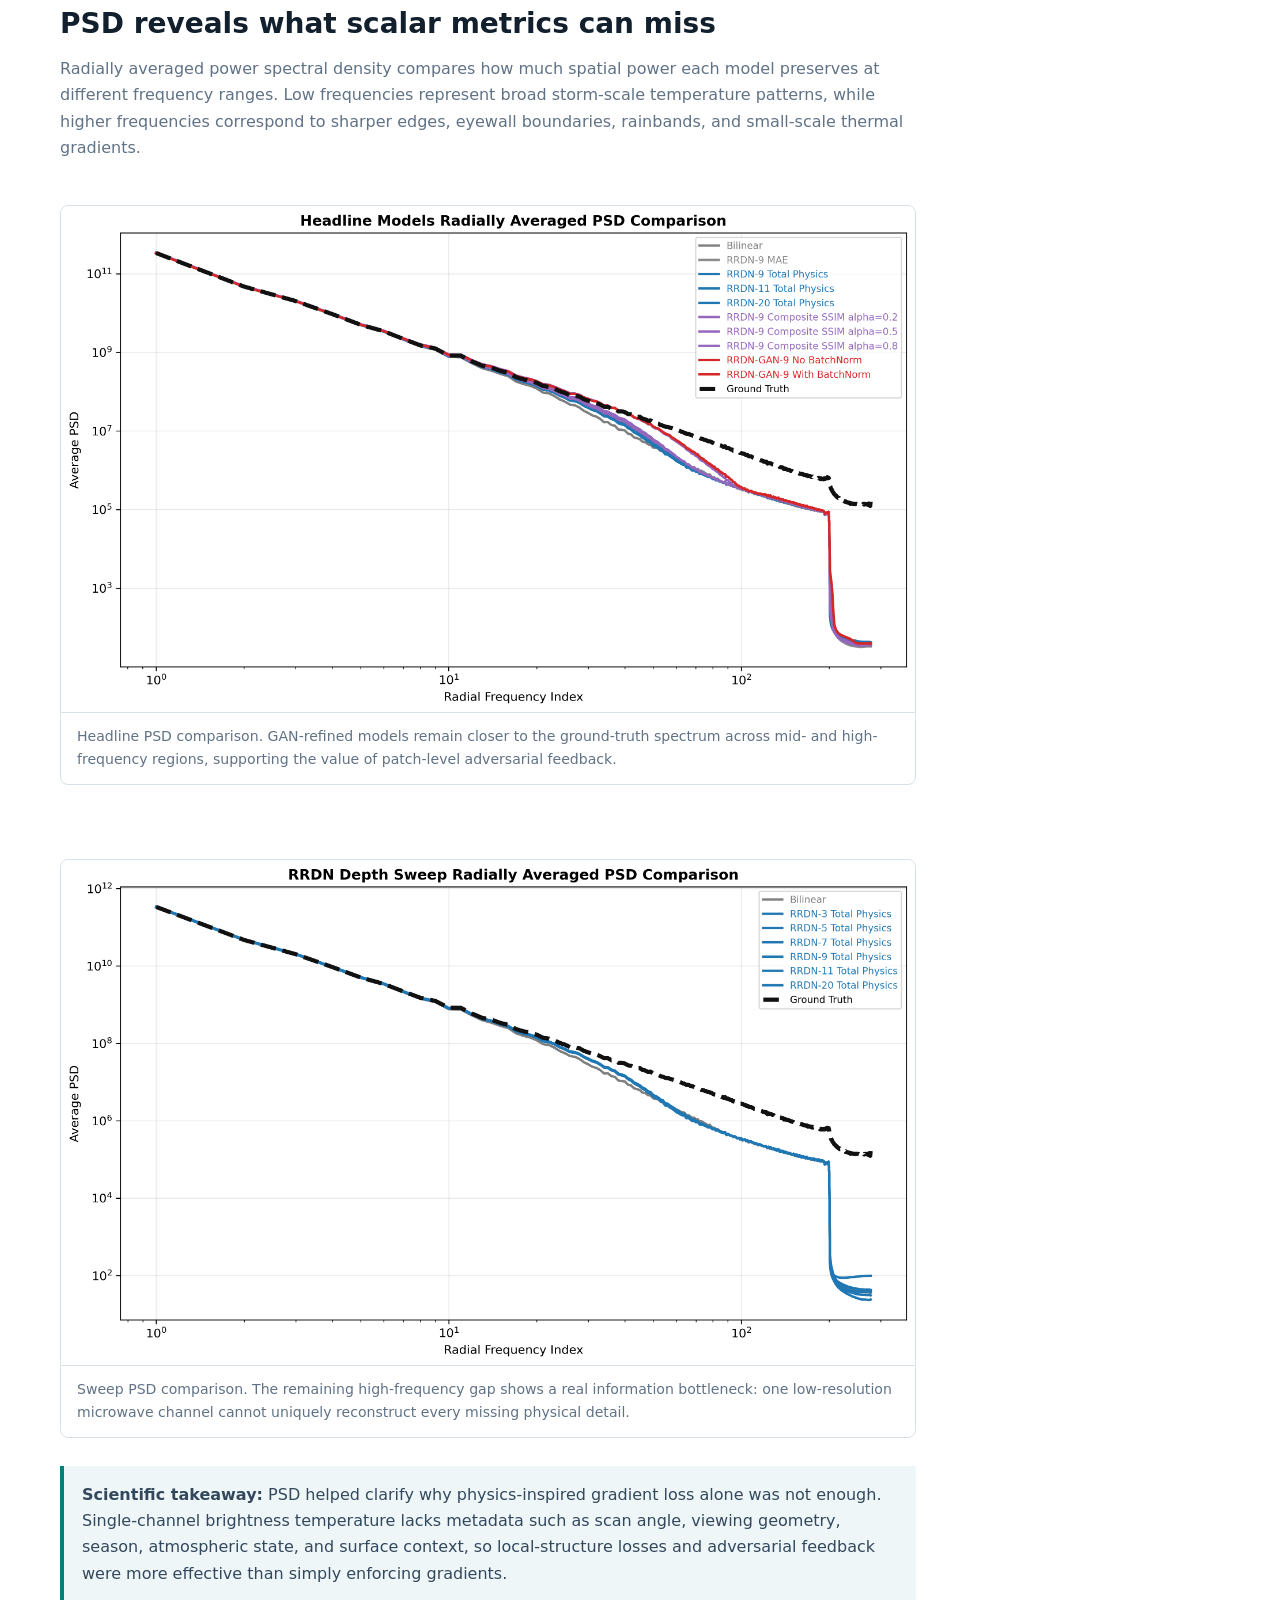
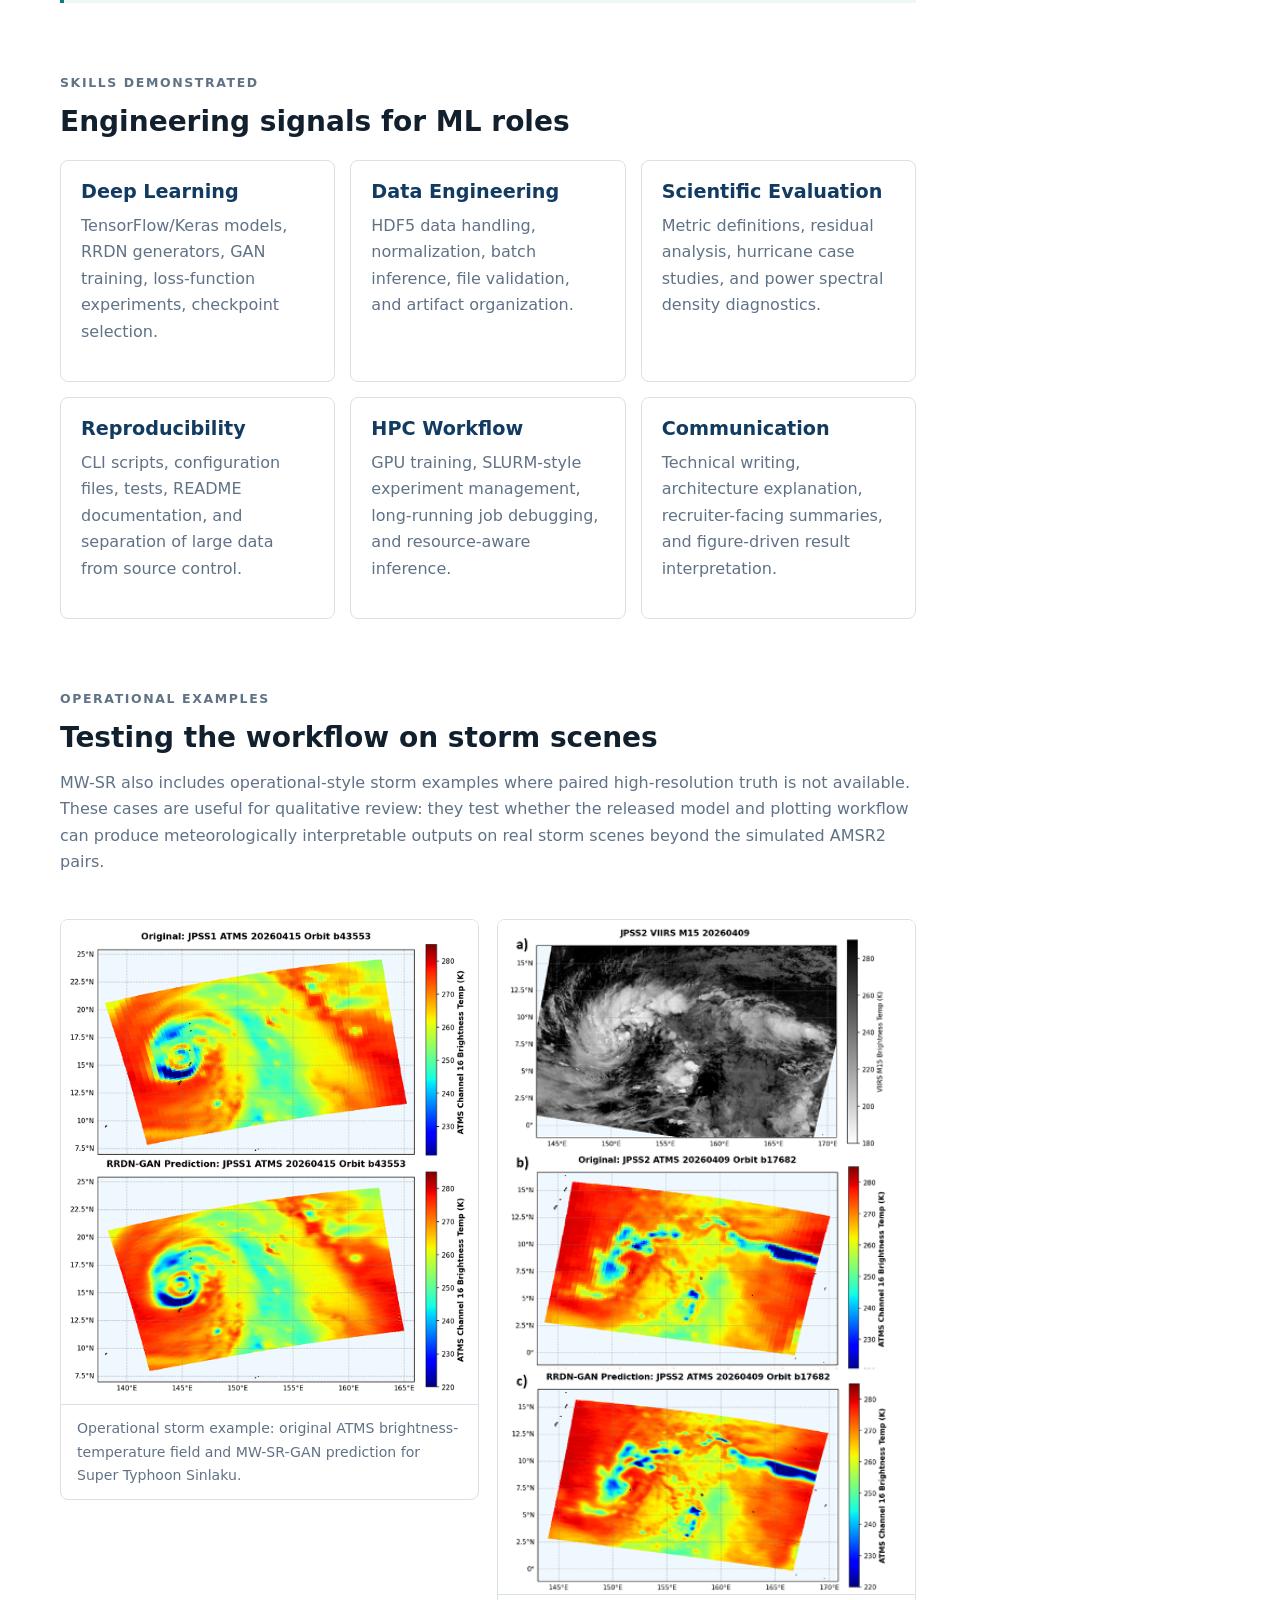
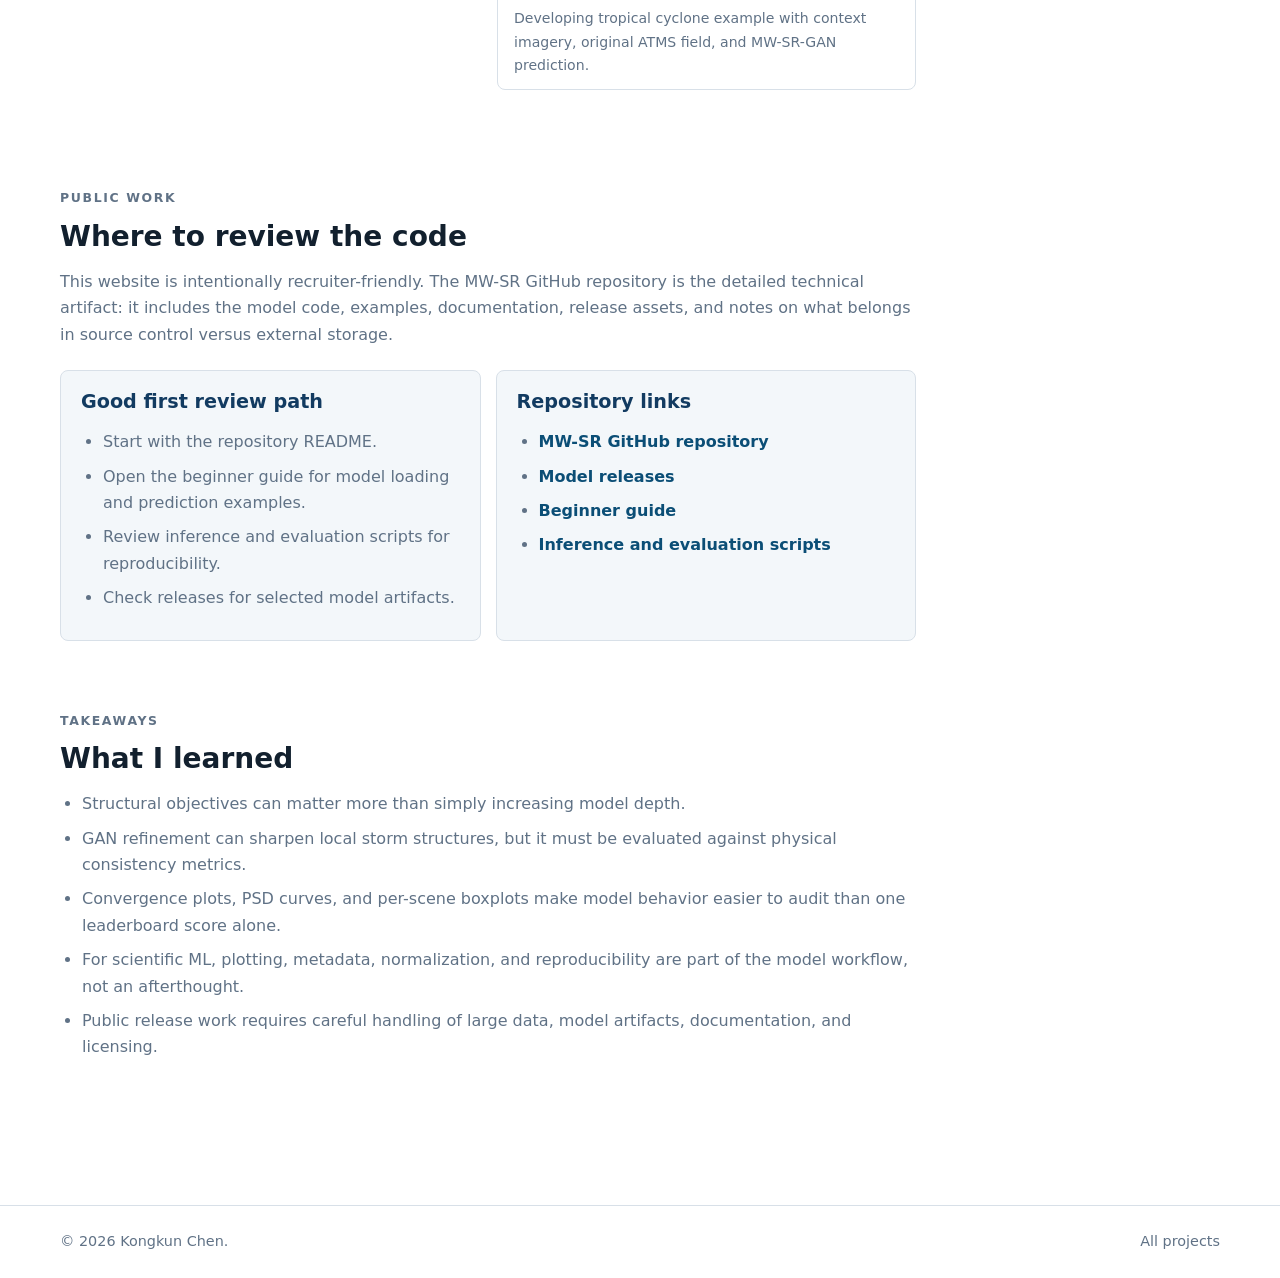
<file: projects/mw-sr.html>
<!DOCTYPE html>
<html lang="en">
<head>
  <meta charset="UTF-8" />
  <meta name="viewport" content="width=device-width, initial-scale=1.0" />
  <meta name="description" content="Recruiter-friendly case study for MW-SR, a microwave super-resolution machine learning project by Kongkun Chen." />
  <title>MW-SR Case Study | Kongkun Chen</title>
  <link rel="stylesheet" href="../assets/css/styles.css" />
</head>
<body>
  <a class="skip-link" href="#main-content">Skip to content</a>
  <header class="site-header">
    <nav class="nav container" aria-label="Primary navigation">
      <a class="logo" href="../index.html">Kongkun Chen</a>
      <button class="nav-toggle" type="button" aria-label="Toggle navigation" aria-expanded="false">Menu</button>
      <ul class="nav-links">
        <li><a href="../index.html">Home</a></li>
        <li><a href="../projects.html" aria-current="page">Projects</a></li>
        <li><a href="../resume.html">Resume</a></li>
        <li><a href="../index.html#contact">Contact</a></li>
      </ul>
    </nav>
  </header>

  <main id="main-content">
    <header class="project-hero">
      <div class="project-hero-inner container">
        <a class="breadcrumb" href="../projects.html">&larr; All projects</a>
        <p class="eyebrow">Featured Portfolio Project | Scientific ML</p>
        <h1>MW-SR: Microwave Super-Resolution</h1>
        <p class="lead">
          I built a deep learning workflow that sharpens low-resolution microwave satellite imagery
          into higher-resolution brightness temperature fields, with reproducible evaluation and public-facing model artifacts.
        </p>
        <div class="tag-row" aria-label="Project technologies">
          <span>TensorFlow/Keras</span><span>GANs</span><span>Remote Sensing</span>
          <span>HDF5</span><span>Scientific ML</span><span>Evaluation Pipelines</span>
        </div>
        <div class="project-actions">
          <a class="button primary" href="https://github.com/Kaitou0309/MW-SR" target="_blank" rel="noopener noreferrer">View MW-SR on GitHub</a>
          <a class="button secondary" href="https://github.com/Kaitou0309/MW-SR/releases" target="_blank" rel="noopener noreferrer">Model Releases</a>
          <a class="button secondary" href="#evidence">Experiment Evidence</a>
          <a class="button secondary" href="../resume.html">Resume</a>
        </div>
      </div>
    </header>

    <div class="page-content container project-page-layout">
      <article class="project-documentation">
        <section class="content-section" id="overview">
          <p class="eyebrow">Overview</p>
          <h2>What this project shows</h2>
          <p>
            MW-SR is my strongest end-to-end machine learning project. It combines scientific data handling,
            model design, GPU training, careful evaluation, and public repository preparation. The goal is not just
            to make a sharper image, but to improve spatial detail while preserving physically meaningful microwave
            brightness temperature values.
          </p>
          <figure class="figure-panel">
            <img src="../assets/images/mw-sr/paired-hurricane-example.png" alt="Paired hurricane example comparing low-resolution input, bilinear interpolation, MW-SR-GAN prediction, and high-resolution truth" />
            <figcaption>
              Paired hurricane example from MW-SR: low-resolution input, bilinear interpolation, MW-SR-GAN prediction, and aligned high-resolution truth.
            </figcaption>
          </figure>
        </section>

        <section class="content-section" id="snapshot">
          <p class="eyebrow">Project Snapshot</p>
          <h2>Recruiter summary</h2>
          <div class="model-grid">
            <article class="mini-card">
              <span class="model-type">Problem</span>
              <h3>Sharper microwave imagery</h3>
              <p>Microwave observations reveal storm and precipitation structure, but their spatial resolution is limited by sensor footprint and scanning geometry.</p>
            </article>
            <article class="mini-card">
              <span class="model-type">My Role</span>
              <h3>End-to-end ML builder</h3>
              <p>I worked across data preparation, model implementation, training, evaluation scripts, plotting, documentation, and release cleanup.</p>
            </article>
            <article class="mini-card">
              <span class="model-type">Impact</span>
              <h3>Reusable research code</h3>
              <p>The public MW-SR repository includes model loaders, inference scripts, metrics, examples, documentation, and selected downloadable models.</p>
            </article>
          </div>
        </section>

        <section class="content-section" id="problem">
          <p class="eyebrow">Problem</p>
          <h2>Why this matters</h2>
          <p>
            Visible and infrared imagery can miss precipitation structures hidden beneath clouds. Microwave sensors help reveal those structures, but the images are often coarse or blurry. This project explores whether a single microwave brightness temperature channel can be super-resolved into a sharper field that still respects the original physical measurement.
          </p>
          <div class="notice">
            <strong>Machine learning framing:</strong> supervised image-to-image regression from low-resolution microwave brightness temperature input to aligned high-resolution target output.
          </div>
        </section>

        <section class="content-section" id="approach">
          <p class="eyebrow">Approach</p>
          <h2>What I built</h2>
          <div class="troubleshooting-list">
            <article>
              <h3>1. HDF5 data pipeline</h3>
              <p>Prepared paired low-resolution and high-resolution brightness temperature arrays, validated HDF5 structure, and kept large raw data outside Git.</p>
            </article>
            <article>
              <h3>2. Normalized inference path</h3>
              <p>Used training-set normalization statistics before model prediction and denormalized outputs back to Kelvin before metrics and plots.</p>
            </article>
            <article>
              <h3>3. Model families</h3>
              <p>Compared residual dense models, residual-in-residual dense generators, composite SSIM objectives, physics-inspired losses, and GAN refinement.</p>
            </article>
            <article>
              <h3>4. Evaluation workflow</h3>
              <p>Measured RMSE, bias, PSNR, SSIM, latency, residual maps, and spatial-frequency behavior across standard and hurricane-specific validation scenes.</p>
            </article>
            <article>
              <h3>5. Release preparation</h3>
              <p>Organized a public repository with beginner examples, model-loading utilities, release notes, model artifacts, documentation, tests, and reproducibility guidance.</p>
            </article>
          </div>
        </section>

        <section class="content-section" id="architecture">
          <p class="eyebrow">Architecture Choices</p>
          <h2>How the model was designed for scientific imagery</h2>
          <div class="metrics-grid">
            <article class="mini-card"><h3>Residual learning</h3><p>RDN and RRDN blocks learn high-frequency corrections instead of reconstructing the full temperature field from scratch.</p></article>
            <article class="mini-card"><h3>RRDB trunk</h3><p>Residual-in-residual dense blocks improve feature reuse and gradient flow while supporting deeper generators.</p></article>
            <article class="mini-card"><h3>No generator BatchNorm</h3><p>Batch Normalization was avoided in the generator to reduce distribution distortion for physical Kelvin-valued data.</p></article>
            <article class="mini-card"><h3>Bilinear upsampling</h3><p>Bilinear upsampling followed by convolutional refinement was used to avoid checkerboard artifacts from learned upsampling.</p></article>
            <article class="mini-card"><h3>Composite SSIM</h3><p>The loss combines pixel fidelity with local structure, contrast, and luminance preservation.</p></article>
            <article class="mini-card"><h3>Patch discriminator</h3><p>GAN fine-tuning used patch-level feedback so storm boundaries and local thermal gradients mattered during training.</p></article>
          </div>
        </section>


        <section class="content-section" id="visual-results">
          <p class="eyebrow">Visual Results</p>
          <h2>Reconstruction and residual behavior</h2>
          <p>
            The paired examples make the modeling goal concrete: preserve the broad microwave temperature field while restoring sharper eyewall and rainband organization. The reconstruction and residual figure adds the next layer of evaluation by showing where each model still over- or under-predicts relative to the high-resolution target.
          </p>
          <figure class="figure-panel wide-figure">
            <img src="../assets/images/mw-sr/reconstruction-residual-models.png" alt="MW-SR and MW-SR-GAN reconstructions with residual maps and pixel-error distributions" loading="lazy" />
            <figcaption>
              MW-SR and MW-SR-GAN reconstruction diagnostics: model outputs, residual maps, and error distributions make it easier to inspect localized storm-structure errors rather than relying only on scalar metrics.
            </figcaption>
          </figure>
        </section>

        <section class="content-section" id="evidence">
          <p class="eyebrow">Experiment Evidence</p>
          <h2>Training behavior and checkpoint selection</h2>
          <p>
            The project used staged training. The RRDN generator first learned a stable pixel-wise representation with MAE, then was fine-tuned with a Composite SSIM objective to improve local structure. The GAN experiments then tested whether a patch discriminator could further sharpen local storm features.
          </p>
          <div class="figure-grid">
            <figure class="figure-panel wide-figure">
              <img src="../assets/images/mw-sr/composite-ssim-convergence.png" alt="Composite SSIM RRDN convergence plot showing MAE pretraining followed by Composite SSIM fine-tuning" loading="lazy" />
              <figcaption>
                RRDN Composite SSIM convergence. MAE pretraining establishes a stable brightness-temperature reconstruction, then Composite SSIM fine-tuning targets local structural similarity.
              </figcaption>
            </figure>
            <figure class="figure-panel wide-figure">
              <img src="../assets/images/mw-sr/gan-bn-ablation-convergence.png" alt="RRDN-GAN BatchNorm ablation convergence plot with reconstruction, RMSE, discriminator, and adversarial loss" loading="lazy" />
              <figcaption>
                GAN BatchNorm ablation. Both GAN variants reduce reconstruction error, while discriminator/adversarial curves expose the balance problem common in GAN training.
              </figcaption>
            </figure>
          </div>
          <div class="notice">
            <strong>Engineering detail:</strong> the convergence plots were parsed from training logs and used to explain checkpoint selection, not just final metrics. This made the training process auditable after long HPC runs.
          </div>
        </section>

        <section class="content-section" id="results">
          <p class="eyebrow">Results</p>
          <h2>What the experiments suggest</h2>
          <p>
            The strongest models were the Composite SSIM RRDN and the GAN-refined version. The GAN variant achieved the best overall reconstruction metrics in the current AMSR2 hurricane validation table, while the Composite SSIM model provided a strong non-adversarial baseline.
          </p>
          <div class="table-wrap">
            <table class="docs-table">
              <thead>
                <tr><th>Model</th><th>RMSE</th><th>Bias</th><th>SSIM</th><th>PSNR</th></tr>
              </thead>
              <tbody>
                <tr><td>Composite SSIM RRDN, alpha=0.8</td><td>3.3685</td><td>0.0222</td><td>0.8991</td><td>35.2978</td></tr>
                <tr><td>RRDN-GAN with BatchNorm</td><td>3.1057</td><td>0.0733</td><td>0.9072</td><td>35.9081</td></tr>
              </tbody>
            </table>
          </div>
          <p>
            The figures below compare two levels of evaluation: controlled architecture/loss sweeps and final headline models. Boxplots show per-scene behavior instead of hiding hard cases inside one average number.
          </p>
          <div class="figure-grid">
            <figure class="figure-panel wide-figure">
              <img src="../assets/images/mw-sr/per-scene-boxplots-headline.png" alt="Per-scene metric distributions of headline MW-SR models on AMSR2 hurricane-specific data" loading="lazy" />
              <figcaption>
                Headline model distributions on AMSR2 hurricane-specific validation scenes. The GAN variants show the strongest aggregate reconstruction behavior across RMSE, PSNR, SSIM, and gradient error.
              </figcaption>
            </figure>
            <figure class="figure-panel wide-figure">
              <img src="../assets/images/mw-sr/per-scene-boxplots-sweep.png" alt="Per-scene metric distributions for RRDN depth-sweep models" loading="lazy" />
              <figcaption>
                Depth and loss sweep distributions. The experiment suggests that adding more RRDB blocks is not automatically better; loss design and local structural supervision matter more.
              </figcaption>
            </figure>
          </div>
        </section>

        <section class="content-section" id="spectral">
          <p class="eyebrow">Spatial Frequency Analysis</p>
          <h2>PSD reveals what scalar metrics can miss</h2>
          <p>
            Radially averaged power spectral density compares how much spatial power each model preserves at different frequency ranges. Low frequencies represent broad storm-scale temperature patterns, while higher frequencies correspond to sharper edges, eyewall boundaries, rainbands, and small-scale thermal gradients.
          </p>
          <div class="figure-grid">
            <figure class="figure-panel wide-figure">
              <img src="../assets/images/mw-sr/psd-comparison-headline.png" alt="Radially averaged power spectral density comparison for headline MW-SR models" loading="lazy" />
              <figcaption>
                Headline PSD comparison. GAN-refined models remain closer to the ground-truth spectrum across mid- and high-frequency regions, supporting the value of patch-level adversarial feedback.
              </figcaption>
            </figure>
            <figure class="figure-panel wide-figure">
              <img src="../assets/images/mw-sr/psd-comparison-sweep.png" alt="Radially averaged power spectral density comparison for RRDN sweep models" loading="lazy" />
              <figcaption>
                Sweep PSD comparison. The remaining high-frequency gap shows a real information bottleneck: one low-resolution microwave channel cannot uniquely reconstruct every missing physical detail.
              </figcaption>
            </figure>
          </div>
          <div class="notice">
            <strong>Scientific takeaway:</strong> PSD helped clarify why physics-inspired gradient loss alone was not enough. Single-channel brightness temperature lacks metadata such as scan angle, viewing geometry, season, atmospheric state, and surface context, so local-structure losses and adversarial feedback were more effective than simply enforcing gradients.
          </div>
        </section>

        <section class="content-section" id="skills">
          <p class="eyebrow">Skills Demonstrated</p>
          <h2>Engineering signals for ML roles</h2>
          <div class="metrics-grid">
            <article class="mini-card"><h3>Deep Learning</h3><p>TensorFlow/Keras models, RRDN generators, GAN training, loss-function experiments, checkpoint selection.</p></article>
            <article class="mini-card"><h3>Data Engineering</h3><p>HDF5 data handling, normalization, batch inference, file validation, and artifact organization.</p></article>
            <article class="mini-card"><h3>Scientific Evaluation</h3><p>Metric definitions, residual analysis, hurricane case studies, and power spectral density diagnostics.</p></article>
            <article class="mini-card"><h3>Reproducibility</h3><p>CLI scripts, configuration files, tests, README documentation, and separation of large data from source control.</p></article>
            <article class="mini-card"><h3>HPC Workflow</h3><p>GPU training, SLURM-style experiment management, long-running job debugging, and resource-aware inference.</p></article>
            <article class="mini-card"><h3>Communication</h3><p>Technical writing, architecture explanation, recruiter-facing summaries, and figure-driven result interpretation.</p></article>
          </div>
        </section>


        <section class="content-section" id="operational">
          <p class="eyebrow">Operational Examples</p>
          <h2>Testing the workflow on storm scenes</h2>
          <p>
            MW-SR also includes operational-style storm examples where paired high-resolution truth is not available. These cases are useful for qualitative review: they test whether the released model and plotting workflow can produce meteorologically interpretable outputs on real storm scenes beyond the simulated AMSR2 pairs.
          </p>
          <div class="figure-grid operational-grid">
            <figure class="figure-panel">
              <img src="../assets/images/mw-sr/operational-super-typhoon-sinlaku.png" alt="Original ATMS brightness temperature field and MW-SR-GAN prediction for Super Typhoon Sinlaku" loading="lazy" />
              <figcaption>Operational storm example: original ATMS brightness-temperature field and MW-SR-GAN prediction for Super Typhoon Sinlaku.</figcaption>
            </figure>
            <figure class="figure-panel">
              <img src="../assets/images/mw-sr/operational-developing-tropical-cyclone.png" alt="VIIRS context, original ATMS field, and MW-SR-GAN prediction for a developing tropical cyclone" loading="lazy" />
              <figcaption>Developing tropical cyclone example with context imagery, original ATMS field, and MW-SR-GAN prediction.</figcaption>
            </figure>
          </div>
        </section>

        <section class="content-section" id="repo">
          <p class="eyebrow">Public Work</p>
          <h2>Where to review the code</h2>
          <p>
            This website is intentionally recruiter-friendly. The MW-SR GitHub repository is the detailed technical artifact: it includes the model code, examples, documentation, release assets, and notes on what belongs in source control versus external storage.
          </p>
          <div class="artifact-grid">
            <article>
              <h3>Good first review path</h3>
              <ul>
                <li>Start with the repository README.</li>
                <li>Open the beginner guide for model loading and prediction examples.</li>
                <li>Review inference and evaluation scripts for reproducibility.</li>
                <li>Check releases for selected model artifacts.</li>
              </ul>
            </article>
            <article>
              <h3>Repository links</h3>
              <ul>
                <li><a class="text-link" href="https://github.com/Kaitou0309/MW-SR" target="_blank" rel="noopener noreferrer">MW-SR GitHub repository</a></li>
                <li><a class="text-link" href="https://github.com/Kaitou0309/MW-SR/releases" target="_blank" rel="noopener noreferrer">Model releases</a></li>
                <li><a class="text-link" href="https://github.com/Kaitou0309/MW-SR/tree/main/beginner_guide" target="_blank" rel="noopener noreferrer">Beginner guide</a></li>
                <li><a class="text-link" href="https://github.com/Kaitou0309/MW-SR/tree/main/scripts" target="_blank" rel="noopener noreferrer">Inference and evaluation scripts</a></li>
              </ul>
            </article>
          </div>
        </section>

        <section class="content-section" id="takeaways">
          <p class="eyebrow">Takeaways</p>
          <h2>What I learned</h2>
          <ul class="check-list">
            <li>Structural objectives can matter more than simply increasing model depth.</li>
            <li>GAN refinement can sharpen local storm structures, but it must be evaluated against physical consistency metrics.</li>
            <li>Convergence plots, PSD curves, and per-scene boxplots make model behavior easier to audit than one leaderboard score alone.</li>
            <li>For scientific ML, plotting, metadata, normalization, and reproducibility are part of the model workflow, not an afterthought.</li>
            <li>Public release work requires careful handling of large data, model artifacts, documentation, and licensing.</li>
          </ul>
        </section>
      </article>

      <aside class="project-toc" aria-label="Project sections">
        <strong>On this page</strong>
        <a href="#overview">Overview</a>
        <a href="#snapshot">Snapshot</a>
        <a href="#problem">Problem</a>
        <a href="#approach">Approach</a>
        <a href="#architecture">Architecture</a>
        <a href="#visual-results">Visual Results</a>
        <a href="#evidence">Training Evidence</a>
        <a href="#results">Results</a>
        <a href="#spectral">PSD Analysis</a>
        <a href="#skills">Skills</a>
        <a href="#operational">Operational Examples</a>
        <a href="#repo">MW-SR Repo</a>
        <a href="#takeaways">Takeaways</a>
      </aside>
    </div>
  </main>

  <footer class="site-footer">
    <div class="container footer-inner">
      <p>&copy; <span id="year"></span> Kongkun Chen.</p>
      <a href="../projects.html">All projects</a>
    </div>
  </footer>
  <script src="../assets/js/main.js"></script>
</body>
</html>
</file>
<file: assets/css/styles.css>
:root {
  --ink: #12202e;
  --ink-soft: #33485d;
  --muted: #607286;
  --line: #d8e0e8;
  --surface: #ffffff;
  --surface-soft: #f3f7fa;
  --navy: #123b61;
  --blue: #126a9c;
  --blue-dark: #0b4e76;
  --teal: #087f79;
  --tag: #e8f2f7;
  --max-width: 1160px;
  --radius: 8px;
  --shadow: 0 12px 32px rgba(18, 32, 46, 0.1);
}

* {
  box-sizing: border-box;
}

html {
  scroll-behavior: smooth;
}

body {
  margin: 0;
  color: var(--ink);
  background: var(--surface);
  font-family: Inter, ui-sans-serif, system-ui, -apple-system, BlinkMacSystemFont, "Segoe UI", sans-serif;
  line-height: 1.65;
}

img {
  display: block;
  max-width: 100%;
}

a {
  color: inherit;
  text-decoration: none;
}

a:focus-visible,
button:focus-visible {
  outline: 3px solid rgba(18, 106, 156, 0.3);
  outline-offset: 3px;
}

.container {
  width: min(var(--max-width), calc(100% - 40px));
  margin-inline: auto;
}

.skip-link {
  position: fixed;
  top: 10px;
  left: 10px;
  z-index: 100;
  padding: 9px 13px;
  color: #ffffff;
  background: var(--ink);
  border-radius: 4px;
  transform: translateY(-150%);
}

.skip-link:focus {
  transform: translateY(0);
}

.site-header {
  position: sticky;
  top: 0;
  z-index: 20;
  background: rgba(255, 255, 255, 0.96);
  border-bottom: 1px solid var(--line);
  backdrop-filter: blur(12px);
}

.nav {
  min-height: 68px;
  display: flex;
  align-items: center;
  justify-content: space-between;
  gap: 24px;
}

.logo {
  font-size: 1rem;
  font-weight: 800;
  color: var(--navy);
}

.nav-links {
  display: flex;
  align-items: center;
  gap: 26px;
  margin: 0;
  padding: 0;
  list-style: none;
  color: var(--ink-soft);
  font-size: 0.92rem;
  font-weight: 650;
}

.nav-links a {
  display: inline-flex;
  align-items: center;
  min-height: 44px;
  border-bottom: 2px solid transparent;
}

.nav-links a:hover,
.nav-links a[aria-current="page"] {
  color: var(--blue-dark);
  border-bottom-color: var(--blue);
}

.nav-toggle {
  display: none;
  min-height: 40px;
  padding: 8px 11px;
  color: var(--navy);
  background: var(--surface);
  border: 1px solid var(--line);
  border-radius: 6px;
  font: inherit;
  font-weight: 750;
  cursor: pointer;
}

.hero {
  position: relative;
  min-height: 650px;
  display: grid;
  align-items: end;
  color: #ffffff;
  background-color: #0d2539;
  background-image:
    linear-gradient(90deg, rgba(8, 26, 41, 0.96) 0%, rgba(8, 26, 41, 0.87) 46%, rgba(8, 26, 41, 0.38) 100%),
    url("../images/mw-sr/paired-hurricane-example.png");
  background-position: center;
  background-size: cover;
}

.hero-inner {
  width: min(var(--max-width), calc(100% - 40px));
  margin-inline: auto;
  padding: 100px 0 88px;
}

.hero-copy {
  max-width: 760px;
}

.hero h1,
.page-header h1,
.project-hero h1 {
  margin: 0;
  font-size: clamp(2.8rem, 6vw, 5rem);
  line-height: 1.02;
  letter-spacing: 0;
}

.hero .role-line {
  margin: 18px 0 0;
  font-size: clamp(1.18rem, 2.2vw, 1.55rem);
  font-weight: 700;
}

.hero .lead {
  max-width: 700px;
  margin-top: 18px;
  color: #dce8f1;
}

.eyebrow {
  margin: 0 0 12px;
  color: var(--blue);
  font-size: 0.78rem;
  font-weight: 800;
  letter-spacing: 0.13em;
  text-transform: uppercase;
}

.hero .eyebrow,
.project-hero .eyebrow {
  color: #7cd4ee;
}

h1,
h2,
h3 {
  line-height: 1.15;
  letter-spacing: 0;
}

h2 {
  margin: 0 0 16px;
  font-size: clamp(1.85rem, 3vw, 2.65rem);
}

h3 {
  margin: 0 0 10px;
  font-size: 1.2rem;
}

p {
  margin: 0 0 16px;
}

.lead {
  max-width: 800px;
  color: var(--muted);
  font-size: 1.15rem;
}

.button-row,
.project-actions {
  display: flex;
  flex-wrap: wrap;
  gap: 12px;
  margin-top: 28px;
}

.button.is-disabled {
  cursor: not-allowed;
  opacity: 0.7;
}

.button {
  min-height: 44px;
  display: inline-flex;
  align-items: center;
  justify-content: center;
  padding: 10px 17px;
  border: 1px solid var(--line);
  border-radius: 6px;
  font-weight: 750;
  transition: background 150ms ease, border-color 150ms ease, color 150ms ease;
}

.button.primary {
  color: #ffffff;
  background: var(--blue);
  border-color: var(--blue);
}

.button.primary:hover {
  background: var(--blue-dark);
  border-color: var(--blue-dark);
}

.button.secondary {
  color: var(--navy);
  background: #ffffff;
}

.button.secondary:hover {
  color: var(--blue-dark);
  border-color: var(--blue);
}

.hero .button.secondary {
  color: #ffffff;
  background: rgba(255, 255, 255, 0.08);
  border-color: rgba(255, 255, 255, 0.58);
}

.hero .button.secondary:hover {
  background: rgba(255, 255, 255, 0.16);
  border-color: #ffffff;
}

.section {
  padding: 78px 0;
}

.section.soft {
  background: var(--surface-soft);
  border-block: 1px solid var(--line);
}

.section-heading {
  max-width: 800px;
  margin-bottom: 30px;
}

.feature-layout {
  display: grid;
  grid-template-columns: minmax(0, 1.25fr) minmax(280px, 0.75fr);
  gap: 32px;
  align-items: start;
}

.feature-media {
  overflow: hidden;
  background: #ffffff;
  border: 1px solid var(--line);
  border-radius: var(--radius);
  box-shadow: var(--shadow);
}

.feature-media img {
  width: 100%;
  aspect-ratio: 16 / 9;
  object-fit: cover;
}

.feature-media figcaption,
.figure-panel figcaption {
  padding: 12px 16px;
  color: var(--muted);
  font-size: 0.88rem;
  border-top: 1px solid var(--line);
}

.feature-copy {
  padding-top: 4px;
}

.feature-copy p,
.project-card p,
.research-card p,
.resume-item p,
.content-section p,
.content-section li {
  color: var(--muted);
}

.project-meta {
  margin-bottom: 10px;
  color: var(--teal);
  font-size: 0.82rem;
  font-weight: 800;
  letter-spacing: 0.06em;
  text-transform: uppercase;
}

.tag-row {
  display: flex;
  flex-wrap: wrap;
  gap: 7px;
  margin: 20px 0;
}

.tag-row span {
  display: inline-flex;
  padding: 5px 9px;
  color: var(--navy);
  background: var(--tag);
  border: 1px solid #d2e6f0;
  border-radius: 999px;
  font-size: 0.79rem;
  font-weight: 700;
}

.text-link {
  color: var(--blue-dark);
  font-weight: 800;
}

.text-link:hover {
  text-decoration: underline;
}

.project-card-links {
  display: flex;
  flex-wrap: wrap;
  gap: 0.65rem 1.25rem;
}

.skills-grid {
  display: grid;
  grid-template-columns: repeat(4, 1fr);
  gap: 16px;
}

.skill-group,
.project-card,
.research-card,
.resume-panel,
.mini-card {
  background: var(--surface);
  border: 1px solid var(--line);
  border-radius: var(--radius);
}

.skill-group {
  padding: 22px;
}

.skill-group h3 {
  color: var(--navy);
  font-size: 1rem;
}

.skill-group p {
  margin: 0;
  color: var(--muted);
  font-size: 0.93rem;
}

.page-header {
  padding: 74px 0 48px;
  background: var(--surface-soft);
  border-bottom: 1px solid var(--line);
}

.page-header h1 {
  max-width: 900px;
  font-size: clamp(2.5rem, 5vw, 4.25rem);
}

.page-header .lead {
  margin-top: 18px;
}

.page-content {
  padding: 62px 0 92px;
}

.project-list {
  display: grid;
  grid-template-columns: repeat(2, minmax(0, 1fr));
  gap: 20px;
}

.project-card {
  min-height: 280px;
  padding: 26px;
}

.project-card.featured {
  grid-column: 1 / -1;
  min-height: 0;
  display: grid;
  grid-template-columns: minmax(0, 0.9fr) minmax(0, 1.1fr);
  gap: 28px;
  padding: 0;
  overflow: hidden;
  box-shadow: var(--shadow);
}

.project-card.featured img {
  width: 100%;
  height: 100%;
  min-height: 340px;
  object-fit: cover;
}

.project-card.featured .card-body {
  padding: 34px 34px 34px 4px;
  align-self: center;
}

.status {
  display: inline-flex;
  margin-top: 18px;
  color: var(--muted);
  font-size: 0.85rem;
  font-weight: 700;
}

.research-grid {
  display: grid;
  grid-template-columns: repeat(3, 1fr);
  gap: 18px;
  margin-top: 28px;
}

.research-card {
  padding: 24px;
}

.timeline {
  display: grid;
  gap: 0;
  margin-top: 42px;
  border-top: 1px solid var(--line);
}

.timeline-item {
  display: grid;
  grid-template-columns: 190px 1fr;
  gap: 28px;
  padding: 28px 0;
  border-bottom: 1px solid var(--line);
}

.timeline-date {
  color: var(--teal);
  font-weight: 800;
}

.resume-layout {
  display: grid;
  grid-template-columns: minmax(230px, 0.32fr) minmax(0, 0.68fr);
  gap: 44px;
  align-items: start;
}

.resume-sidebar {
  position: sticky;
  top: 96px;
}

.resume-panel {
  padding: 22px;
  margin-bottom: 16px;
}

.resume-panel h2 {
  font-size: 1.1rem;
}

.resume-panel p,
.resume-panel li {
  color: var(--muted);
  font-size: 0.92rem;
}

.plain-list {
  margin: 0;
  padding-left: 19px;
}

.resume-section {
  padding: 0 0 34px;
  margin-bottom: 34px;
  border-bottom: 1px solid var(--line);
}

.resume-section:last-child {
  border-bottom: 0;
}

.resume-section h2 {
  font-size: 1.45rem;
}

.resume-item {
  margin-bottom: 25px;
}

.resume-item h3 {
  margin-bottom: 5px;
}

.resume-meta {
  margin-bottom: 8px;
  color: var(--teal);
  font-size: 0.88rem;
  font-weight: 750;
}

.project-hero {
  color: #ffffff;
  background: var(--navy);
}

.project-hero-inner {
  padding: 74px 0 62px;
}

.project-hero h1 {
  max-width: 980px;
  font-size: clamp(2.6rem, 5vw, 4.5rem);
}

.project-hero .lead {
  max-width: 820px;
  margin-top: 18px;
  color: #dce8f1;
}

.breadcrumb {
  display: inline-flex;
  margin-bottom: 28px;
  color: #b9d9e9;
  font-weight: 750;
}

.project-page-layout {
  display: grid;
  grid-template-columns: minmax(0, 1fr) 250px;
  gap: 54px;
  align-items: start;
}

.project-toc {
  position: sticky;
  top: 96px;
  padding-left: 18px;
  border-left: 3px solid var(--line);
}

.project-toc strong {
  display: block;
  margin-bottom: 10px;
  color: var(--navy);
}

.project-toc a {
  display: block;
  padding: 4px 0;
  color: var(--muted);
  font-size: 0.9rem;
}

.project-toc a:hover {
  color: var(--blue-dark);
}

.content-section {
  padding-top: 18px;
  margin-bottom: 52px;
  scroll-margin-top: 94px;
}

.content-section h2 {
  font-size: 1.75rem;
}

.content-section ul,
.content-section ol {
  padding-left: 22px;
}

.content-section li {
  margin-bottom: 8px;
}

.project-documentation {
  min-width: 0;
}

.project-documentation h3 {
  color: var(--navy);
}

.model-grid,
.metrics-grid {
  display: grid;
  grid-template-columns: repeat(3, minmax(0, 1fr));
  gap: 15px;
  margin-top: 22px;
}

.model-grid .mini-card,
.metrics-grid .mini-card {
  min-width: 0;
}

.model-type,
.template-label {
  display: inline-flex;
  color: var(--teal);
  font-size: 0.75rem;
  font-weight: 800;
  letter-spacing: 0.06em;
  text-transform: uppercase;
}

.model-type {
  margin-bottom: 10px;
}

.contents-grid {
  display: grid;
  grid-template-columns: repeat(2, minmax(0, 1fr));
  gap: 10px;
  margin-top: 20px;
}

.contents-grid a {
  display: flex;
  align-items: center;
  gap: 12px;
  min-height: 52px;
  padding: 12px 14px;
  color: var(--navy);
  background: var(--surface-soft);
  border: 1px solid var(--line);
  border-radius: 6px;
  font-weight: 750;
}

.contents-grid a:hover {
  border-color: #9fc2d6;
}

.contents-grid span {
  color: var(--teal);
  font-size: 0.78rem;
}

.docs-subsection {
  padding-top: 20px;
  margin-top: 24px;
  border-top: 1px solid var(--line);
}

.docs-subsection h3 {
  margin-bottom: 7px;
}

.table-wrap {
  max-width: 100%;
  margin: 22px 0;
  overflow-x: auto;
  border: 1px solid var(--line);
  border-radius: var(--radius);
}

.docs-table {
  width: 100%;
  min-width: 610px;
  border-collapse: collapse;
  background: #ffffff;
  font-size: 0.91rem;
}

.docs-table th,
.docs-table td {
  padding: 13px 15px;
  text-align: left;
  vertical-align: top;
  border-bottom: 1px solid var(--line);
}

.docs-table th {
  color: var(--navy);
  background: var(--surface-soft);
  font-size: 0.79rem;
  letter-spacing: 0.03em;
  text-transform: uppercase;
}

.docs-table tr:last-child td {
  border-bottom: 0;
}

.code-block {
  max-width: 100%;
  margin: 12px 0 20px;
  overflow-x: auto;
  padding: 18px 20px;
  color: #e7f2f8;
  background: #0e2b43;
  border: 1px solid #224863;
  border-radius: var(--radius);
  font: 0.88rem/1.65 ui-monospace, SFMono-Regular, Menlo, Monaco, Consolas, monospace;
}

.code-block code {
  white-space: pre;
}

.template-label {
  margin-top: 9px;
}

.placeholder-panel {
  padding: 15px 17px;
  margin: 16px 0;
  color: var(--ink-soft);
  background: #f7f9fb;
  border: 1px dashed #9db0c1;
  border-radius: 6px;
  font-size: 0.92rem;
}

.case-grid,
.artifact-grid {
  display: grid;
  gap: 15px;
  margin-top: 22px;
}

.case-grid {
  grid-template-columns: repeat(3, minmax(0, 1fr));
}

.case-grid .placeholder-panel {
  margin: 0;
}

.artifact-grid {
  grid-template-columns: repeat(2, minmax(0, 1fr));
}

.artifact-grid article {
  padding: 20px;
  background: var(--surface-soft);
  border: 1px solid var(--line);
  border-radius: var(--radius);
}

.artifact-grid ul {
  margin-bottom: 0;
}

.troubleshooting-list {
  border-top: 1px solid var(--line);
}

.troubleshooting-list article {
  padding: 17px 0;
  border-bottom: 1px solid var(--line);
}

.troubleshooting-list h3,
.troubleshooting-list p {
  margin: 0;
}

.troubleshooting-list p {
  margin-top: 4px;
}

.links-list {
  display: grid;
  gap: 9px;
}

.architecture-flow {
  display: grid;
  grid-template-columns: 1fr auto 1.3fr auto 1.3fr auto 1fr;
  align-items: center;
  gap: 10px;
  margin: 25px 0;
}

.architecture-node {
  min-height: 92px;
  display: grid;
  place-items: center;
  padding: 14px;
  text-align: center;
  color: var(--navy);
  background: var(--surface-soft);
  border: 1px solid #b9cfdd;
  border-radius: 6px;
  font-weight: 750;
}

.architecture-arrow {
  color: var(--blue);
  font-size: 1.4rem;
  font-weight: 900;
}

.cards-3 {
  display: grid;
  grid-template-columns: repeat(3, 1fr);
  gap: 15px;
  margin-top: 22px;
}

.mini-card {
  padding: 20px;
}

.figure-panel {
  margin: 28px 0;
  overflow: hidden;
  background: #ffffff;
  border: 1px solid var(--line);
  border-radius: var(--radius);
}

.figure-panel img {
  width: 100%;
  height: auto;
}

.figure-grid {
  display: grid;
  grid-template-columns: repeat(2, minmax(0, 1fr));
  gap: 18px;
}

.wide-figure {
  grid-column: 1 / -1;
}

.figure-panel.wide-figure img {
  background: #ffffff;
}

.operational-grid {
  align-items: start;
}

.operational-grid .figure-panel img {
  width: 100%;
  max-height: 680px;
  object-fit: contain;
  background: #ffffff;
}

.notice {
  padding: 16px 18px;
  color: var(--ink-soft);
  background: #eef6f8;
  border-left: 4px solid var(--teal);
}

.contact-band {
  padding: 64px 0;
  color: #ffffff;
  background: var(--navy);
}

.contact-band .eyebrow {
  color: #7cd4ee;
}

.contact-band p {
  color: #dce8f1;
}

.contact-links {
  display: flex;
  flex-wrap: wrap;
  gap: 12px 22px;
  margin-top: 24px;
}

.contact-links a {
  color: #ffffff;
  font-weight: 750;
  text-decoration: underline;
  text-underline-offset: 4px;
}

.site-footer {
  padding: 24px 0;
  color: var(--muted);
  background: #ffffff;
  border-top: 1px solid var(--line);
  font-size: 0.9rem;
}

.footer-inner {
  display: flex;
  align-items: center;
  justify-content: space-between;
  gap: 20px;
}

.footer-inner p {
  margin: 0;
}

@media (max-width: 900px) {
  .skills-grid,
  .research-grid {
    grid-template-columns: repeat(2, 1fr);
  }

  .model-grid,
  .metrics-grid,
  .case-grid {
    grid-template-columns: repeat(2, minmax(0, 1fr));
  }

  .feature-layout,
  .resume-layout,
  .project-page-layout {
    grid-template-columns: 1fr;
  }

  .project-card.featured {
    grid-template-columns: 1fr;
  }

  .project-card.featured .card-body {
    padding: 0 26px 28px;
  }

  .resume-sidebar,
  .project-toc {
    position: static;
  }

  .project-toc {
    display: none;
  }

  .architecture-flow {
    grid-template-columns: 1fr;
  }

  .architecture-arrow {
    transform: rotate(90deg);
    text-align: center;
  }
}

@media (max-width: 680px) {
  .container,
  .hero-inner {
    width: min(100% - 28px, var(--max-width));
  }

  .nav-toggle {
    display: inline-flex;
  }

  .nav-links {
    position: absolute;
    top: 68px;
    left: 0;
    right: 0;
    display: none;
    align-items: stretch;
    flex-direction: column;
    gap: 0;
    padding: 10px 20px 18px;
    background: #ffffff;
    border-bottom: 1px solid var(--line);
  }

  .nav-links.open {
    display: flex;
  }

  .nav-links a {
    width: 100%;
    border-bottom: 1px solid var(--line);
  }

  .hero {
    min-height: 620px;
    background-position: 42% center;
  }

  .hero-inner {
    padding: 86px 0 62px;
  }

  .section,
  .page-content {
    padding: 56px 0;
  }

  .skills-grid,
  .project-list,
  .research-grid,
  .cards-3,
  .figure-grid,
  .model-grid,
  .metrics-grid,
  .contents-grid,
  .case-grid,
  .artifact-grid {
    grid-template-columns: 1fr;
  }

  .project-hero-inner {
    padding: 58px 0 48px;
  }

  .project-hero h1 {
    font-size: clamp(2.35rem, 12vw, 3.25rem);
  }

  .project-card.featured {
    grid-column: auto;
  }

  .project-card.featured img {
    min-height: 240px;
  }

  .timeline-item {
    grid-template-columns: 1fr;
    gap: 6px;
  }

  .footer-inner {
    align-items: flex-start;
    flex-direction: column;
  }
}

@media (prefers-reduced-motion: reduce) {
  html {
    scroll-behavior: auto;
  }

  *,
  *::before,
  *::after {
    transition-duration: 0.01ms !important;
  }
}
</file>
